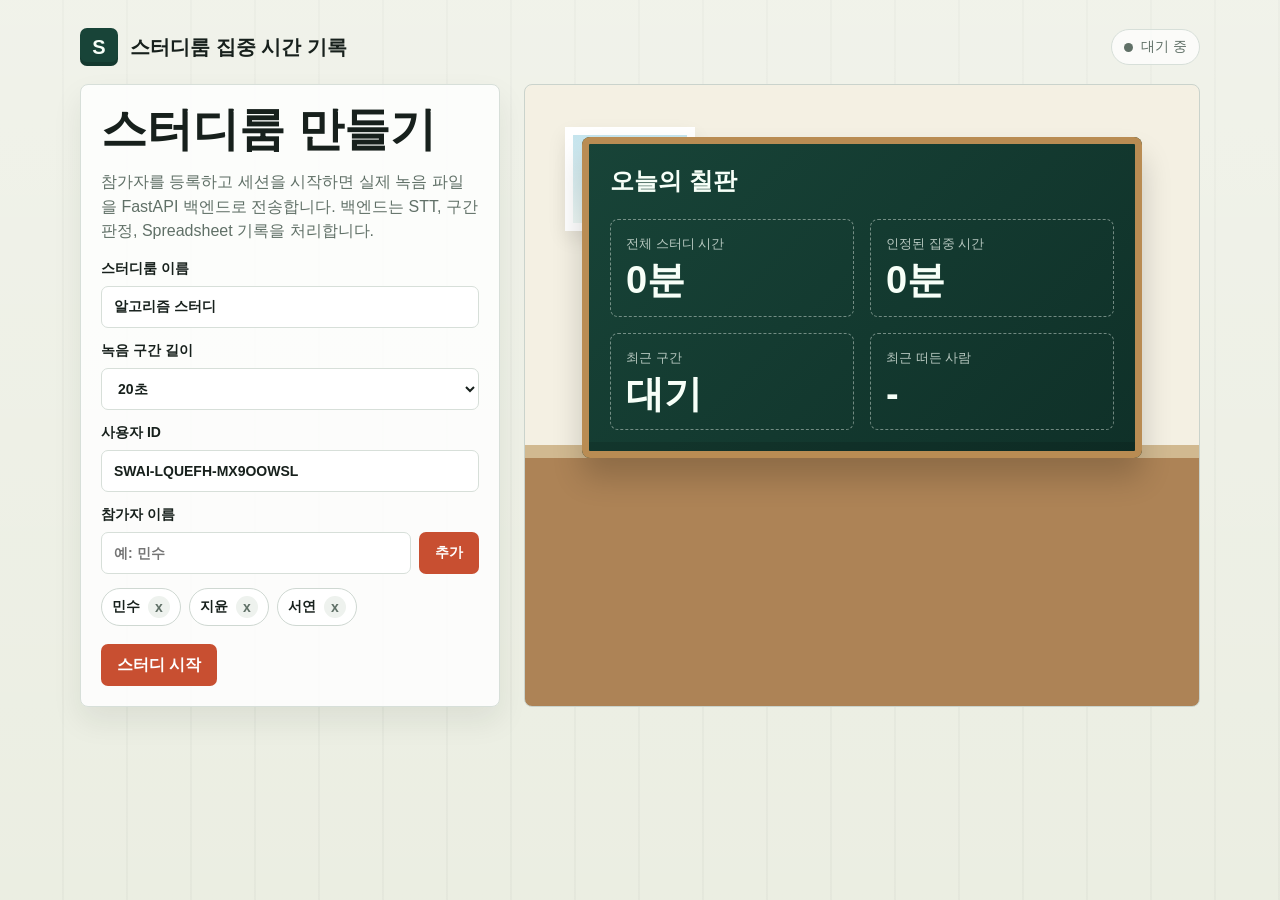
<file: index.html>
<!DOCTYPE html>
<html lang="ko">
<head>
  <meta charset="UTF-8">
  <meta name="viewport" content="width=device-width, initial-scale=1.0">
  <title>스터디룸 집중 시간 기록</title>
  <link rel="stylesheet" href="css/style.css">
</head>
<body>
  <main class="app">
    <header class="topbar">
      <div class="brand"><span class="brand-mark">S</span> 스터디룸 집중 시간 기록</div>
      <div class="status-pill"><span id="liveDot" class="dot"></span><span id="systemStatus">대기 중</span></div>
    </header>

    <section id="setupPage" class="setup">
      <form id="roomForm" class="panel">
        <h1>스터디룸 만들기</h1>
        <p class="hint">참가자를 등록하고 세션을 시작하면 실제 녹음 파일을 FastAPI 백엔드로 전송합니다. 백엔드는 STT, 구간 판정, Spreadsheet 기록을 처리합니다.</p>

        <label class="field">
          <span>스터디룸 이름</span>
          <input id="roomName" autocomplete="off" value="알고리즘 스터디">
        </label>

        <label class="field">
          <span>녹음 구간 길이</span>
          <select id="segmentSeconds">
            <option value="10">10초</option>
            <option value="20" selected>20초</option>
            <option value="30">30초</option>
            <option value="60">60초</option>
          </select>
        </label>

        <label class="field">
          <span>사용자 ID</span>
          <input id="userId" autocomplete="off" readonly>
        </label>

        <div class="field">
          <span>참가자 이름</span>
          <div class="inline">
            <input id="participantName" autocomplete="off" placeholder="예: 민수">
            <button type="button" id="addParticipant">추가</button>
          </div>
        </div>

        <div id="participants" class="participants" aria-live="polite"></div>
        <button type="submit">스터디 시작</button>
      </form>

      <div class="classroom" aria-hidden="true">
        <div class="window"></div>
        <div class="board preview-board">
          <h2>오늘의 칠판</h2>
          <div class="board-grid">
            <div class="chalk-box"><span>전체 스터디 시간</span><strong>0분</strong></div>
            <div class="chalk-box"><span>인정된 집중 시간</span><strong>0분</strong></div>
            <div class="chalk-box"><span>최근 구간</span><strong>대기</strong></div>
            <div class="chalk-box"><span>최근 떠든 사람</span><strong>-</strong></div>
          </div>
        </div>
      </div>
    </section>

    <section id="studyPage" class="study-layout hidden">
      <div class="classroom study-room">
        <div class="board">
          <h2 id="activeRoomName">스터디룸</h2>
          <div class="board-grid">
            <div class="chalk-box"><span>전체 스터디 시간</span><strong id="totalTime">0초</strong></div>
            <div class="chalk-box"><span>인정된 집중 시간</span><strong id="studyTime">0초</strong></div>
            <div class="chalk-box"><span>최근 구간 판정</span><strong id="lastDecision">녹음 중</strong></div>
            <div class="chalk-box"><span>최근 떠든 사람</span><strong id="lastSpeaker">-</strong></div>
          </div>
        </div>
        <div class="decision-strip" aria-live="polite">
          <div class="decision-strip-head">
            <span>최근 판정</span>
            <span>최근 8개</span>
          </div>
          <div id="decisionFeed" class="decision-feed"></div>
        </div>
      </div>

      <aside class="side">
        <section class="panel">
          <h2>녹음 상태</h2>
          <p id="recordingText" class="hint">마이크 권한을 기다리고 있습니다.</p>
          <div class="meter-wrap"><div id="meter" class="meter"></div></div>
          <div class="actions">
            <button type="button" id="pauseRecording" class="secondary">일시정지</button>
            <button type="button" id="finishSession" class="danger">스터디 종료</button>
          </div>
        </section>

        <section class="panel">
          <h2>현재 말한 사람</h2>
          <p class="hint">MVP에서는 잡담 구간의 발화자를 수동 선택값으로 함께 보냅니다.</p>
          <div id="speakerButtons" class="speaker-grid"></div>
        </section>

      </aside>
    </section>

    <section id="resultPage" class="hidden">
      <div class="board result-board">
        <h2>스터디 결과</h2>
        <div class="result-summary">
          <div class="chalk-box"><span>총 스터디 시간</span><strong id="resultTotal">0초</strong></div>
          <div class="chalk-box"><span>인정된 집중 시간</span><strong id="resultStudy">0초</strong></div>
          <div class="chalk-box"><span>제외된 시간</span><strong id="resultChat">0초</strong></div>
          <div class="chalk-box"><span>전체 구간 수</span><strong id="resultSegments">0개</strong></div>
          <div class="chalk-box"><span>공부 구간 수</span><strong id="resultStudySegments">0개</strong></div>
          <div class="chalk-box"><span>가장 많이 떠든 사람</span><strong id="resultSpeaker">-</strong></div>
        </div>
        <div class="actions">
          <button type="button" id="restart" class="secondary">새 스터디 시작</button>
          <button type="button" id="downloadCsv">CSV 다운로드</button>
        </div>
      </div>
    </section>
  </main>

  <div id="segmentModal" class="modal hidden" role="dialog" aria-modal="true" aria-labelledby="modalTitle">
    <div class="modal-backdrop" data-close-modal></div>
    <section class="modal-panel">
      <div class="modal-head">
        <div>
          <span id="modalBadge" class="badge">공부</span>
          <h2 id="modalTitle">구간 상세</h2>
        </div>
        <button type="button" id="closeModal" class="secondary modal-close" aria-label="닫기">x</button>
      </div>
      <div id="modalBody" class="modal-body"></div>
    </section>
  </div>

  <script src="js/app.js"></script>
</body>
</html>
</file>
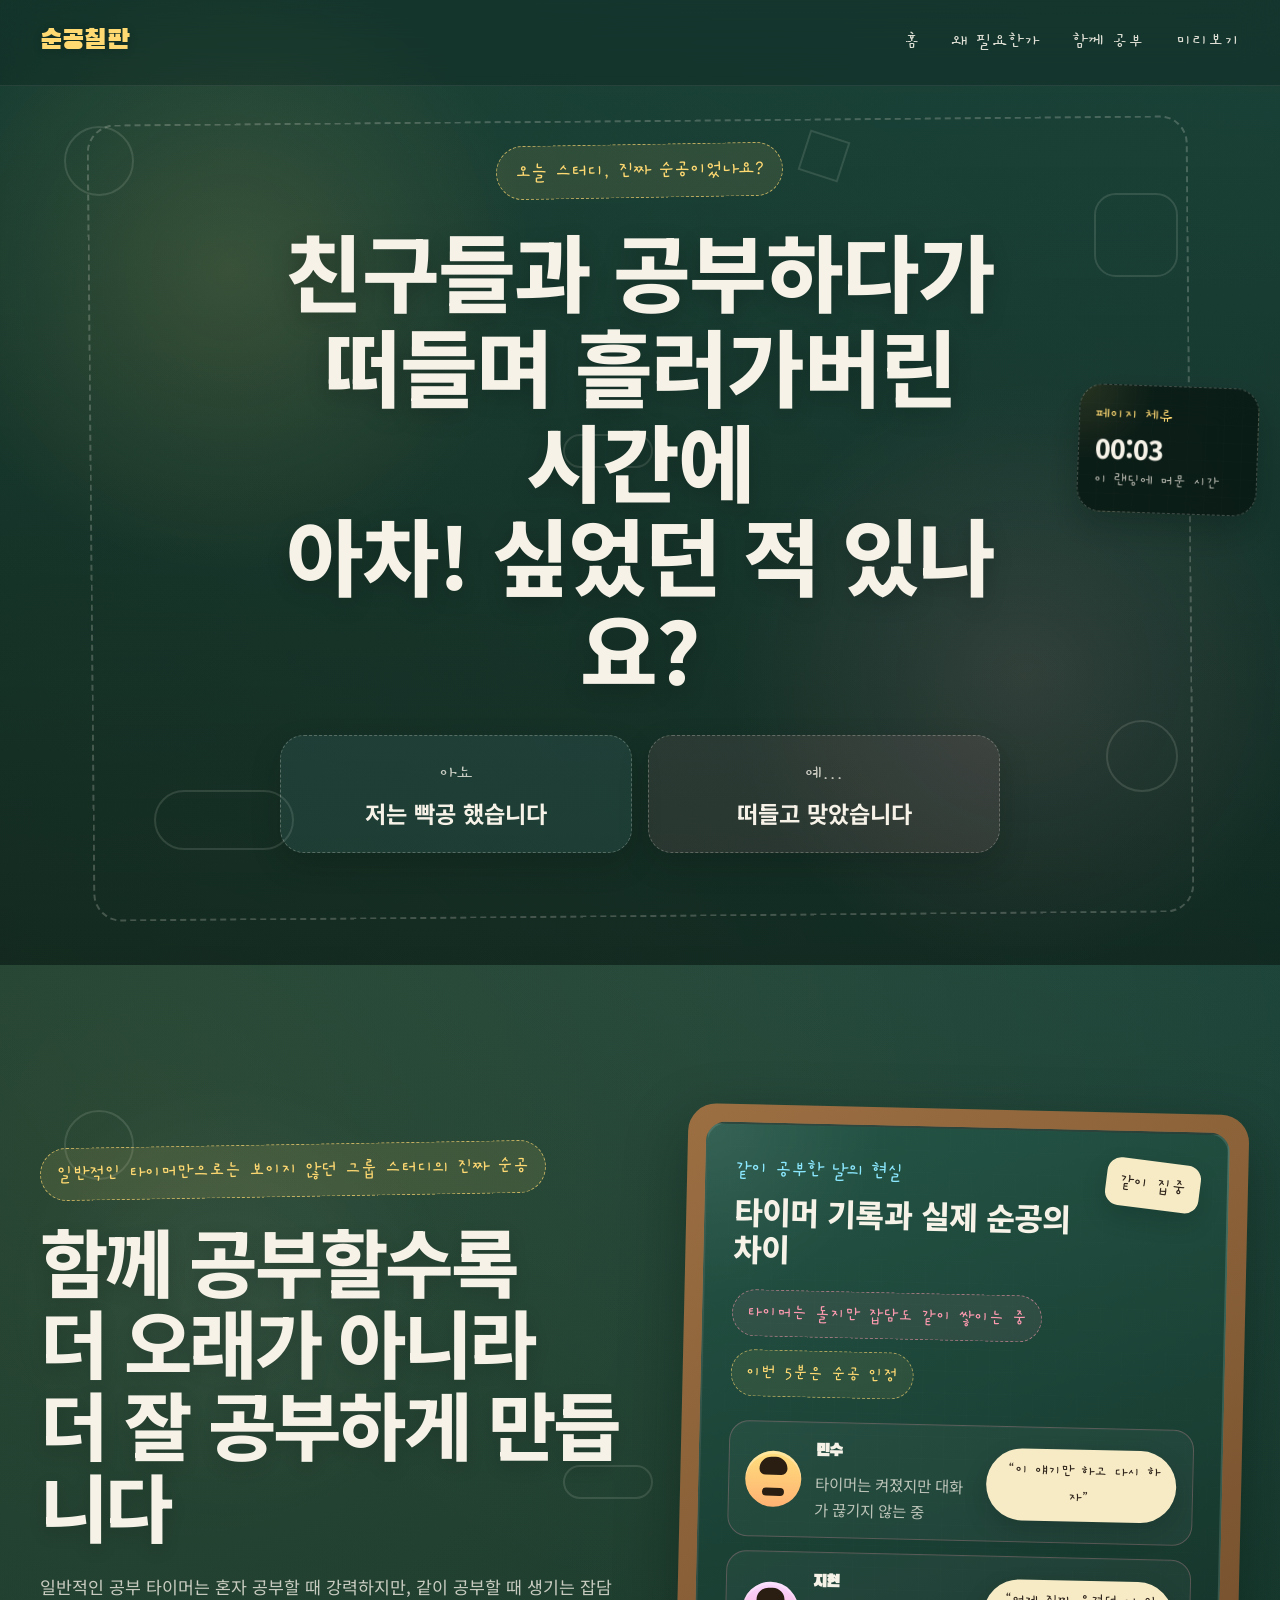
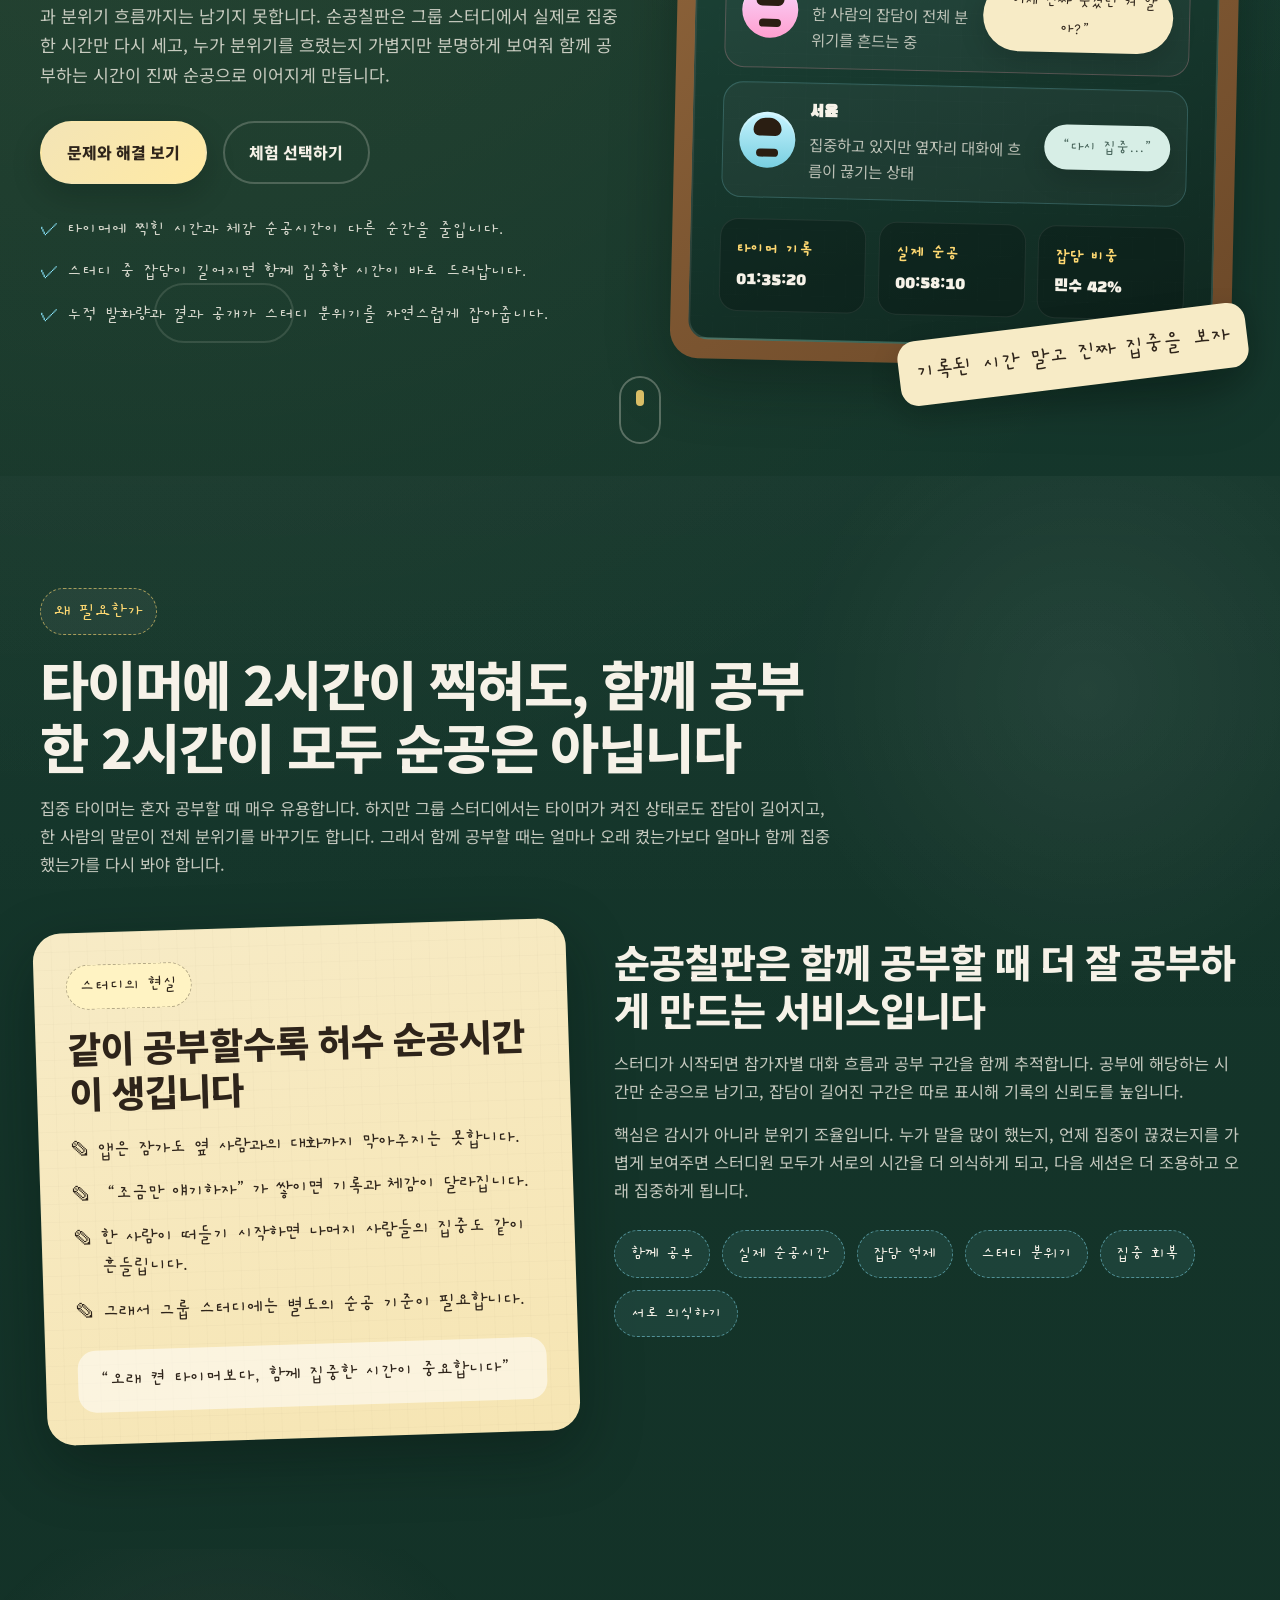
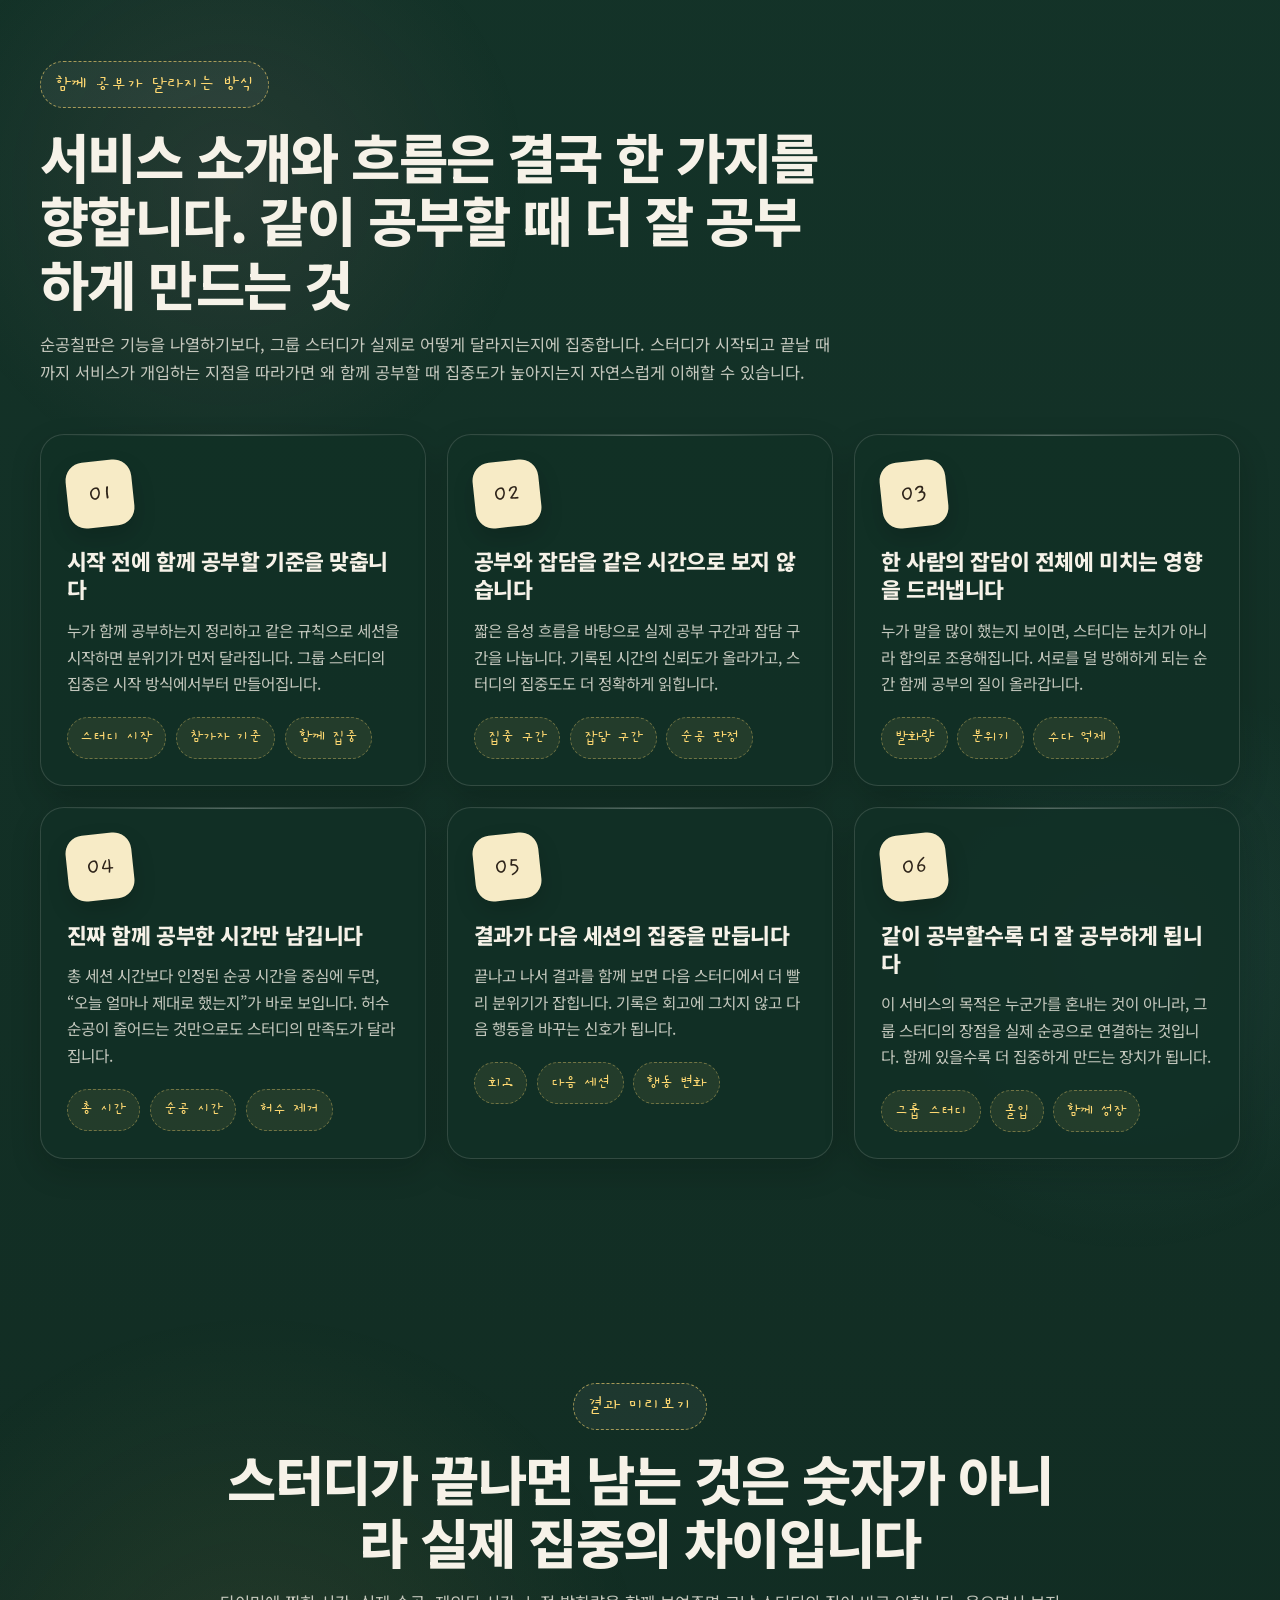
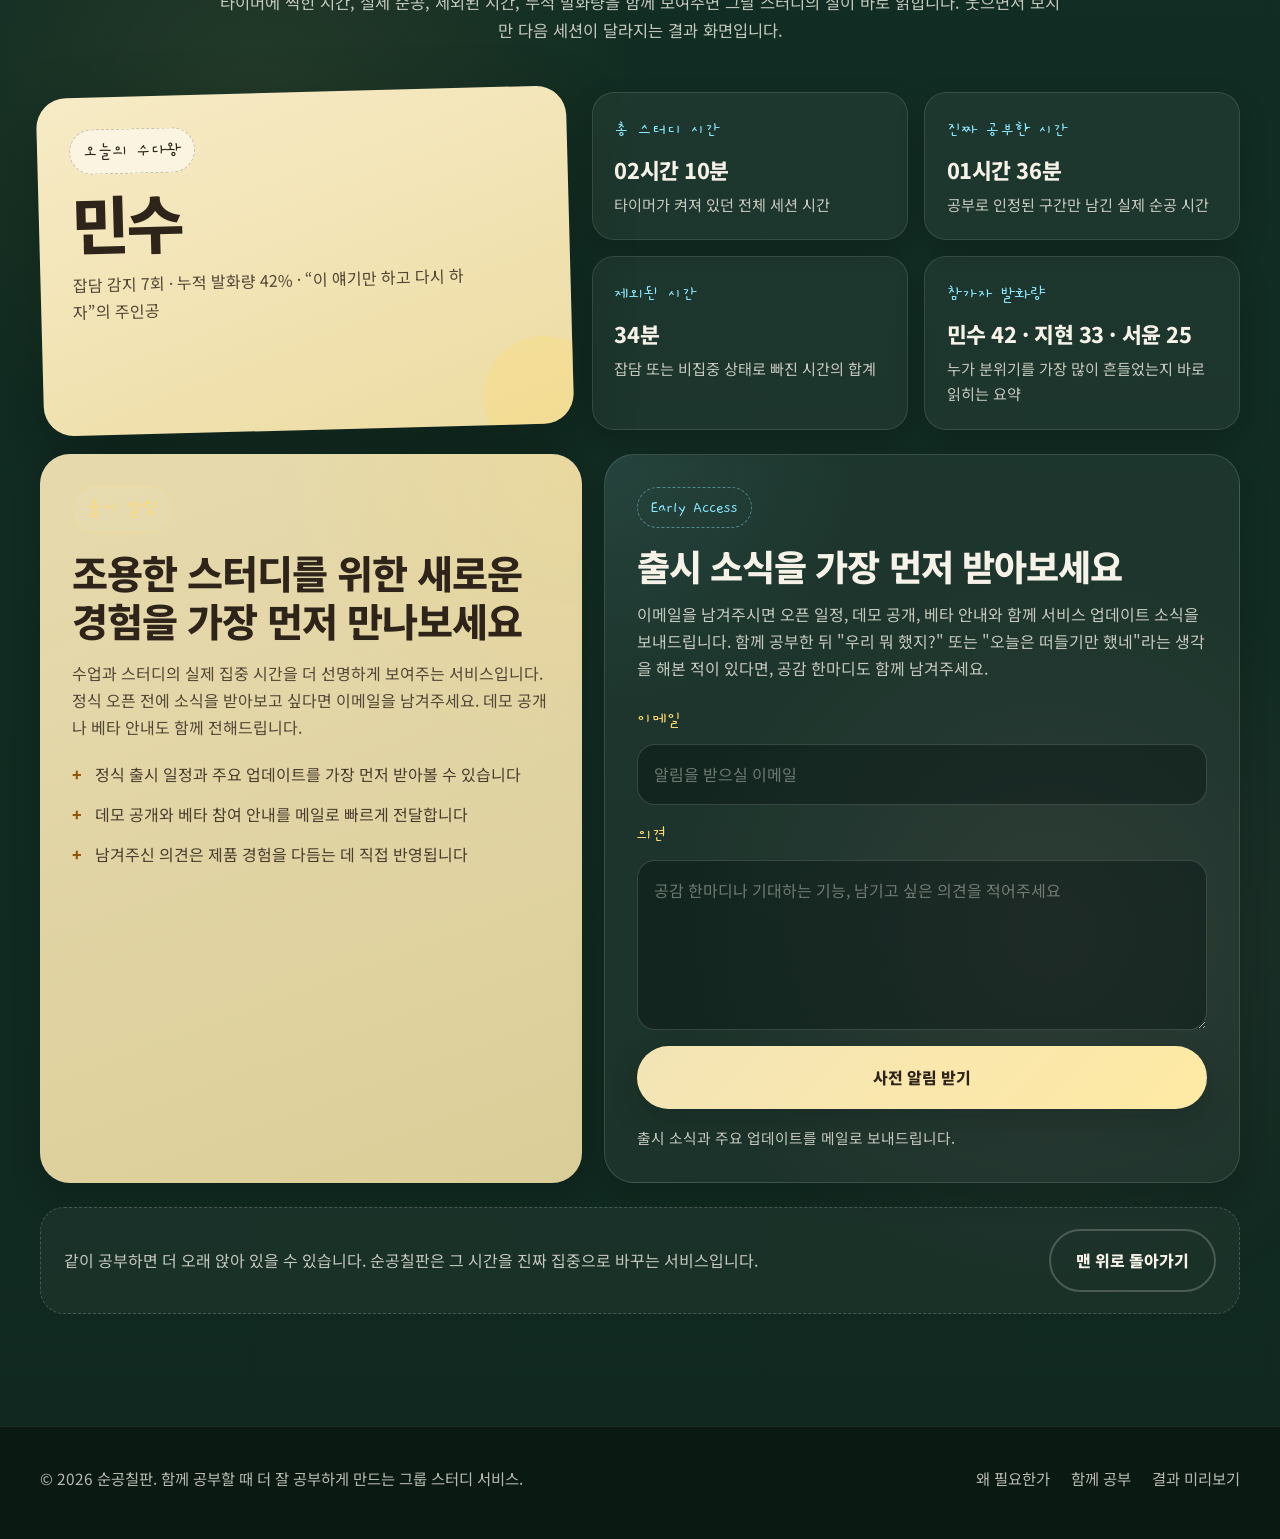
<file: page_template/index.html>
<!DOCTYPE html>
<html lang="ko">
<head>
    <meta charset="UTF-8">
    <meta name="viewport" content="width=device-width, initial-scale=1.0">
    <title>순공칠판 | 함께 공부할 때 더 잘 공부하게 만드는 그룹 스터디 서비스</title>
    <link href="templatemo-personal-style.css" rel="stylesheet">
</head>
<body data-demo-url="../practice.html">
    <nav id="navbar">
        <div class="nav-container">
            <a href="#home" class="logo">순공칠판</a>
            <ul class="nav-links">
                <li><a href="#home">홈</a></li>
                <li><a href="#about">왜 필요한가</a></li>
                <li><a href="#portfolio">함께 공부</a></li>
                <li><a href="#contact">미리보기</a></li>
            </ul>
            <button class="mobile-menu-toggle" id="mobileMenuToggle" type="button" aria-label="메뉴 열기" aria-expanded="false">
                <span class="hamburger"></span>
                <span class="hamburger"></span>
                <span class="hamburger"></span>
            </button>
        </div>
    </nav>

    <div class="mobile-menu" id="mobileMenu">
        <ul class="mobile-nav-links">
            <li><a href="#home">홈</a></li>
            <li><a href="#about">왜 필요한가</a></li>
            <li><a href="#portfolio">함께 공부</a></li>
            <li><a href="#contact">미리보기</a></li>
        </ul>
    </div>

    <aside class="page-timer-badge" aria-live="polite" aria-label="페이지 체류 시간">
        <span class="page-timer-kicker">페이지 체류</span>
        <strong id="pageTimerValue" class="page-timer-value">00:00</strong>
        <span class="page-timer-caption">이 랜딩에 머문 시간</span>
    </aside>

    <main>
        <section id="confession" class="study-confession" aria-labelledby="studyConfessionTitle">
            <div class="floating-shapes" aria-hidden="true">
                <div class="shape shape-1"></div>
                <div class="shape shape-2"></div>
                <div class="shape shape-3"></div>
                <div class="shape shape-4"></div>
                <div class="shape shape-5"></div>
                <div class="shape shape-6"></div>
            </div>
            <div class="container confession-inner">
                <p class="confession-kicker">오늘 스터디, 진짜 순공이었나요?</p>
                <h1 id="studyConfessionTitle">
                    친구들과 공부하다가<br>
                    떠들며 흘러가버린 시간에<br>
                    아차! 싶었던 적 있나요?
                </h1>
                <div class="confession-actions" aria-label="스터디 경험 선택">
                    <a href="../practice.html" class="confession-choice focus" data-confession-choice="no">
                        <span>아뇨</span>
                        <strong>저는 빡공 했습니다</strong>
                    </a>
                    <a href="../practice.html" class="confession-choice talk" data-confession-choice="yes">
                        <span>예...</span>
                        <strong>떠들고 맞았습니다</strong>
                    </a>
                </div>
            </div>
        </section>

        <section id="home" class="hero">
            <div class="floating-shapes" aria-hidden="true">
                <div class="shape shape-1"></div>
                <div class="shape shape-2"></div>
                <div class="shape shape-3"></div>
                <div class="shape shape-4"></div>
                <div class="shape shape-5"></div>
                <div class="shape shape-6"></div>
            </div>
            <div class="container hero-grid">
                <div class="hero-content slide-in-left">
                    <div class="hero-subtitle">일반적인 타이머만으로는 보이지 않던 그룹 스터디의 진짜 순공</div>
                    <h1>함께 공부할수록<br>더 오래가 아니라<br>더 잘 공부하게 만듭니다</h1>
                    <p class="subtitle">
                        일반적인 공부 타이머는 혼자 공부할 때 강력하지만, 같이 공부할 때 생기는 잡담과 분위기 흐름까지는 남기지 못합니다.
                        순공칠판은 그룹 스터디에서 실제로 집중한 시간만 다시 세고, 누가 분위기를 흐렸는지 가볍지만 분명하게 보여줘
                        함께 공부하는 시간이 진짜 순공으로 이어지게 만듭니다.
                    </p>
                    <div class="hero-actions">
                        <a href="#about" class="cta-button">문제와 해결 보기</a>
                        <a href="#confession" class="cta-button secondary">체험 선택하기</a>
                    </div>
                    <ul class="hero-points">
                        <li>타이머에 찍힌 시간과 체감 순공시간이 다른 순간을 줄입니다.</li>
                        <li>스터디 중 잡담이 길어지면 함께 집중한 시간이 바로 드러납니다.</li>
                        <li>누적 발화량과 결과 공개가 스터디 분위기를 자연스럽게 잡아줍니다.</li>
                    </ul>
                </div>

                <div class="hero-stage slide-in-right">
                    <div class="chalkboard-frame">
                        <div class="board-surface">
                            <div class="board-header">
                                <div>
                                    <p class="board-caption">같이 공부한 날의 현실</p>
                                    <h2 class="board-title">타이머 기록과 실제 순공의 차이</h2>
                                </div>
                                <div class="chalk-sticker">같이 집중</div>
                            </div>

                            <div class="status-stack">
                                <span class="status-pill loud">타이머는 돌지만 잡담도 같이 쌓이는 중</span>
                                <span class="status-pill focus">이번 5분은 순공 인정</span>
                            </div>

                            <div class="student-stage">
                                <article class="student-row talkative">
                                    <div class="avatar avatar-loud"></div>
                                    <div class="student-meta">
                                        <strong>민수</strong>
                                        <span>타이머는 켜졌지만 대화가 끊기지 않는 중</span>
                                    </div>
                                    <div class="speech-bubble">“이 얘기만 하고 다시 하자”</div>
                                </article>

                                <article class="student-row talkative alt">
                                    <div class="avatar avatar-alt"></div>
                                    <div class="student-meta">
                                        <strong>지현</strong>
                                        <span>한 사람의 잡담이 전체 분위기를 흔드는 중</span>
                                    </div>
                                    <div class="speech-bubble">“어제 진짜 웃겼던 거 알아?”</div>
                                </article>

                                <article class="student-row focused">
                                    <div class="avatar avatar-calm"></div>
                                    <div class="student-meta">
                                        <strong>서윤</strong>
                                        <span>집중하고 있지만 옆자리 대화에 흐름이 끊기는 상태</span>
                                    </div>
                                    <div class="speech-bubble quiet">“다시 집중...”</div>
                                </article>
                            </div>

                            <div class="board-stats">
                                <div class="board-stat">
                                    <strong>타이머 기록</strong>
                                    <span>01:35:20</span>
                                </div>
                                <div class="board-stat">
                                    <strong>실제 순공</strong>
                                    <span>00:58:10</span>
                                </div>
                                <div class="board-stat">
                                    <strong>잡담 비중</strong>
                                    <span>민수 42%</span>
                                </div>
                            </div>
                        </div>
                    </div>
                    <div class="teacher-note">기록된 시간 말고 진짜 집중을 보자</div>
                </div>
            </div>
            <a href="#about" class="scroll-indicator" aria-label="다음 섹션으로 이동"></a>
        </section>

        <section id="about" class="about">
            <div class="container">
                <div class="section-heading fade-in">
                    <span class="section-kicker">왜 필요한가</span>
                    <h2 class="section-title">타이머에 2시간이 찍혀도, 함께 공부한 2시간이 모두 순공은 아닙니다</h2>
                    <p>
                        집중 타이머는 혼자 공부할 때 매우 유용합니다. 하지만 그룹 스터디에서는 타이머가 켜진 상태로도 잡담이 길어지고,
                        한 사람의 말문이 전체 분위기를 바꾸기도 합니다. 그래서 함께 공부할 때는 얼마나 오래 켰는가보다 얼마나 함께 집중했는가를 다시 봐야 합니다.
                    </p>
                </div>

                <div class="about-content">
                    <div class="about-image slide-in-left">
                        <div class="chalk-poster">
                            <span class="poster-badge">스터디의 현실</span>
                            <h3>같이 공부할수록 허수 순공시간이 생깁니다</h3>
                            <ul class="poster-list">
                                <li>앱은 잠가도 옆 사람과의 대화까지 막아주지는 못합니다.</li>
                                <li>“조금만 얘기하자”가 쌓이면 기록과 체감이 달라집니다.</li>
                                <li>한 사람이 떠들기 시작하면 나머지 사람들의 집중도 같이 흔들립니다.</li>
                                <li>그래서 그룹 스터디에는 별도의 순공 기준이 필요합니다.</li>
                            </ul>
                            <p class="poster-note">“오래 켠 타이머보다, 함께 집중한 시간이 중요합니다”</p>
                        </div>
                    </div>

                    <div class="about-text slide-in-right">
                        <h3>순공칠판은 함께 공부할 때 더 잘 공부하게 만드는 서비스입니다</h3>
                        <p>
                            스터디가 시작되면 참가자별 대화 흐름과 공부 구간을 함께 추적합니다.
                            공부에 해당하는 시간만 순공으로 남기고, 잡담이 길어진 구간은 따로 표시해 기록의 신뢰도를 높입니다.
                        </p>
                        <p>
                            핵심은 감시가 아니라 분위기 조율입니다. 누가 말을 많이 했는지, 언제 집중이 끊겼는지를 가볍게 보여주면
                            스터디원 모두가 서로의 시간을 더 의식하게 되고, 다음 세션은 더 조용하고 오래 집중하게 됩니다.
                        </p>
                        <div class="skills">
                            <span class="skill-tag">함께 공부</span>
                            <span class="skill-tag">실제 순공시간</span>
                            <span class="skill-tag">잡담 억제</span>
                            <span class="skill-tag">스터디 분위기</span>
                            <span class="skill-tag">집중 회복</span>
                            <span class="skill-tag">서로 의식하기</span>
                        </div>
                    </div>
                </div>
            </div>
        </section>

        <section id="portfolio" class="portfolio">
            <div class="container">
                <div class="section-heading fade-in">
                    <span class="section-kicker">함께 공부가 달라지는 방식</span>
                    <h2 class="section-title">서비스 소개와 흐름은 결국 한 가지를 향합니다. 같이 공부할 때 더 잘 공부하게 만드는 것</h2>
                    <p>
                        순공칠판은 기능을 나열하기보다, 그룹 스터디가 실제로 어떻게 달라지는지에 집중합니다.
                        스터디가 시작되고 끝날 때까지 서비스가 개입하는 지점을 따라가면 왜 함께 공부할 때 집중도가 높아지는지 자연스럽게 이해할 수 있습니다.
                    </p>
                </div>

                <div class="portfolio-grid">
                    <article class="portfolio-item">
                        <div class="portfolio-image">01</div>
                        <div class="portfolio-content">
                            <h4>시작 전에 함께 공부할 기준을 맞춥니다</h4>
                            <p>누가 함께 공부하는지 정리하고 같은 규칙으로 세션을 시작하면 분위기가 먼저 달라집니다. 그룹 스터디의 집중은 시작 방식에서부터 만들어집니다.</p>
                            <div class="portfolio-tech">
                                <span class="tech-tag">스터디 시작</span>
                                <span class="tech-tag">참가자 기준</span>
                                <span class="tech-tag">함께 집중</span>
                            </div>
                        </div>
                    </article>

                    <article class="portfolio-item">
                        <div class="portfolio-image">02</div>
                        <div class="portfolio-content">
                            <h4>공부와 잡담을 같은 시간으로 보지 않습니다</h4>
                            <p>짧은 음성 흐름을 바탕으로 실제 공부 구간과 잡담 구간을 나눕니다. 기록된 시간의 신뢰도가 올라가고, 스터디의 집중도도 더 정확하게 읽힙니다.</p>
                            <div class="portfolio-tech">
                                <span class="tech-tag">집중 구간</span>
                                <span class="tech-tag">잡담 구간</span>
                                <span class="tech-tag">순공 판정</span>
                            </div>
                        </div>
                    </article>

                    <article class="portfolio-item">
                        <div class="portfolio-image">03</div>
                        <div class="portfolio-content">
                            <h4>한 사람의 잡담이 전체에 미치는 영향을 드러냅니다</h4>
                            <p>누가 말을 많이 했는지 보이면, 스터디는 눈치가 아니라 합의로 조용해집니다. 서로를 덜 방해하게 되는 순간 함께 공부의 질이 올라갑니다.</p>
                            <div class="portfolio-tech">
                                <span class="tech-tag">발화량</span>
                                <span class="tech-tag">분위기</span>
                                <span class="tech-tag">수다 억제</span>
                            </div>
                        </div>
                    </article>

                    <article class="portfolio-item">
                        <div class="portfolio-image">04</div>
                        <div class="portfolio-content">
                            <h4>진짜 함께 공부한 시간만 남깁니다</h4>
                            <p>총 세션 시간보다 인정된 순공 시간을 중심에 두면, “오늘 얼마나 제대로 했는지”가 바로 보입니다. 허수 순공이 줄어드는 것만으로도 스터디의 만족도가 달라집니다.</p>
                            <div class="portfolio-tech">
                                <span class="tech-tag">총 시간</span>
                                <span class="tech-tag">순공 시간</span>
                                <span class="tech-tag">허수 제거</span>
                            </div>
                        </div>
                    </article>

                    <article class="portfolio-item">
                        <div class="portfolio-image">05</div>
                        <div class="portfolio-content">
                            <h4>결과가 다음 세션의 집중을 만듭니다</h4>
                            <p>끝나고 나서 결과를 함께 보면 다음 스터디에서 더 빨리 분위기가 잡힙니다. 기록은 회고에 그치지 않고 다음 행동을 바꾸는 신호가 됩니다.</p>
                            <div class="portfolio-tech">
                                <span class="tech-tag">회고</span>
                                <span class="tech-tag">다음 세션</span>
                                <span class="tech-tag">행동 변화</span>
                            </div>
                        </div>
                    </article>

                    <article class="portfolio-item">
                        <div class="portfolio-image">06</div>
                        <div class="portfolio-content">
                            <h4>같이 공부할수록 더 잘 공부하게 됩니다</h4>
                            <p>이 서비스의 목적은 누군가를 혼내는 것이 아니라, 그룹 스터디의 장점을 실제 순공으로 연결하는 것입니다. 함께 있을수록 더 집중하게 만드는 장치가 됩니다.</p>
                            <div class="portfolio-tech">
                                <span class="tech-tag">그룹 스터디</span>
                                <span class="tech-tag">몰입</span>
                                <span class="tech-tag">함께 성장</span>
                            </div>
                        </div>
                    </article>
                </div>
            </div>
        </section>

        <section id="contact" class="contact">
            <div class="container">
                <div class="contact-content">
                    <div class="section-heading section-heading-centered fade-in">
                        <span class="section-kicker">결과 미리보기</span>
                        <h2 class="section-title">스터디가 끝나면 남는 것은 숫자가 아니라 실제 집중의 차이입니다</h2>
                        <p>
                            타이머에 찍힌 시간, 실제 순공, 제외된 시간, 누적 발화량을 함께 보여주면 그날 스터디의 질이 바로 읽힙니다.
                            웃으면서 보지만 다음 세션이 달라지는 결과 화면입니다.
                        </p>
                    </div>

                    <div class="result-board fade-in">
                        <div class="result-card winner">
                            <span class="result-label">오늘의 수다왕</span>
                            <strong>민수</strong>
                            <p>잡담 감지 7회 · 누적 발화량 42% · “이 얘기만 하고 다시 하자”의 주인공</p>
                        </div>

                        <div class="result-grid">
                            <article class="mini-result">
                                <span class="mini-result-label">총 스터디 시간</span>
                                <strong>02시간 10분</strong>
                                <p>타이머가 켜져 있던 전체 세션 시간</p>
                            </article>

                            <article class="mini-result">
                                <span class="mini-result-label">진짜 공부한 시간</span>
                                <strong>01시간 36분</strong>
                                <p>공부로 인정된 구간만 남긴 실제 순공 시간</p>
                            </article>

                            <article class="mini-result">
                                <span class="mini-result-label">제외된 시간</span>
                                <strong>34분</strong>
                                <p>잡담 또는 비집중 상태로 빠진 시간의 합계</p>
                            </article>

                            <article class="mini-result">
                                <span class="mini-result-label">참가자 발화량</span>
                                <strong>민수 42 · 지현 33 · 서윤 25</strong>
                                <p>누가 분위기를 가장 많이 흔들었는지 바로 읽히는 요약</p>
                            </article>
                        </div>
                    </div>

                    <div id="launch-alert" class="notify-board fade-in">
                        <div class="notify-card">
                            <span class="section-kicker">출시 알림</span>
                            <h3>조용한 스터디를 위한 새로운 경험을 가장 먼저 만나보세요</h3>
                            <p>
                                수업과 스터디의 실제 집중 시간을 더 선명하게 보여주는 서비스입니다.
                                정식 오픈 전에 소식을 받아보고 싶다면 이메일을 남겨주세요. 데모 공개나 베타 안내도 함께 전해드립니다.
                            </p>
                            <ul class="notify-points">
                                <li>정식 출시 일정과 주요 업데이트를 가장 먼저 받아볼 수 있습니다</li>
                                <li>데모 공개와 베타 참여 안내를 메일로 빠르게 전달합니다</li>
                                <li>남겨주신 의견은 제품 경험을 다듬는 데 직접 반영됩니다</li>
                            </ul>
                        </div>

                        <div class="notify-shell">
                            <div class="notify-copy">
                                <span class="notify-eyebrow">Early Access</span>
                                <h3>출시 소식을 가장 먼저 받아보세요</h3>
                                <p>이메일을 남겨주시면 오픈 일정, 데모 공개, 베타 안내와 함께 서비스 업데이트 소식을 보내드립니다. 함께 공부한 뒤 "우리 뭐 했지?" 또는 "오늘은 떠들기만 했네"라는 생각을 해본 적이 있다면, 공감 한마디도 함께 남겨주세요.</p>
                            </div>

                            <form id="launchNotifyForm" class="notify-form" novalidate>
                                <label class="notify-field" for="launchEmail">
                                    <span>이메일</span>
                                    <input id="launchEmail" name="email" type="email" placeholder="알림을 받으실 이메일" autocomplete="email" required>
                                </label>

                                <label class="notify-field" for="launchAdvice">
                                    <span>의견</span>
                                    <textarea id="launchAdvice" name="advice" rows="5" placeholder="공감 한마디나 기대하는 기능, 남기고 싶은 의견을 적어주세요"></textarea>
                                </label>

                                <input id="launchHoney" class="notify-honeypot" name="company" type="text" tabindex="-1" autocomplete="off" aria-hidden="true">

                                <button type="submit" class="cta-button">사전 알림 받기</button>
                                <p class="notify-caption">출시 소식과 주요 업데이트를 메일로 보내드립니다.</p>
                                <p id="launchFormStatus" class="notify-status" role="status" aria-live="polite"></p>
                            </form>
                        </div>
                    </div>

                    <div class="cta-ribbon fade-in">
                        <p>같이 공부하면 더 오래 앉아 있을 수 있습니다. 순공칠판은 그 시간을 진짜 집중으로 바꾸는 서비스입니다.</p>
                        <a href="#home" class="cta-button secondary">맨 위로 돌아가기</a>
                    </div>
                </div>
            </div>
        </section>
    </main>

    <footer class="footer">
        <div class="container">
            <div class="footer-content">
                <div class="footer-left">
                    <p>&copy; 2026 순공칠판. 함께 공부할 때 더 잘 공부하게 만드는 그룹 스터디 서비스.</p>
                </div>
                <div class="footer-right">
                    <a href="#about">왜 필요한가</a>
                    <a href="#portfolio">함께 공부</a>
                    <a href="#contact">결과 미리보기</a>
                </div>
            </div>
        </div>
    </footer>

    <script src="launch-tracking-config.js"></script>
    <script src="templatemo-personal-javascripts.js"></script>
</body>
</html>
</file>
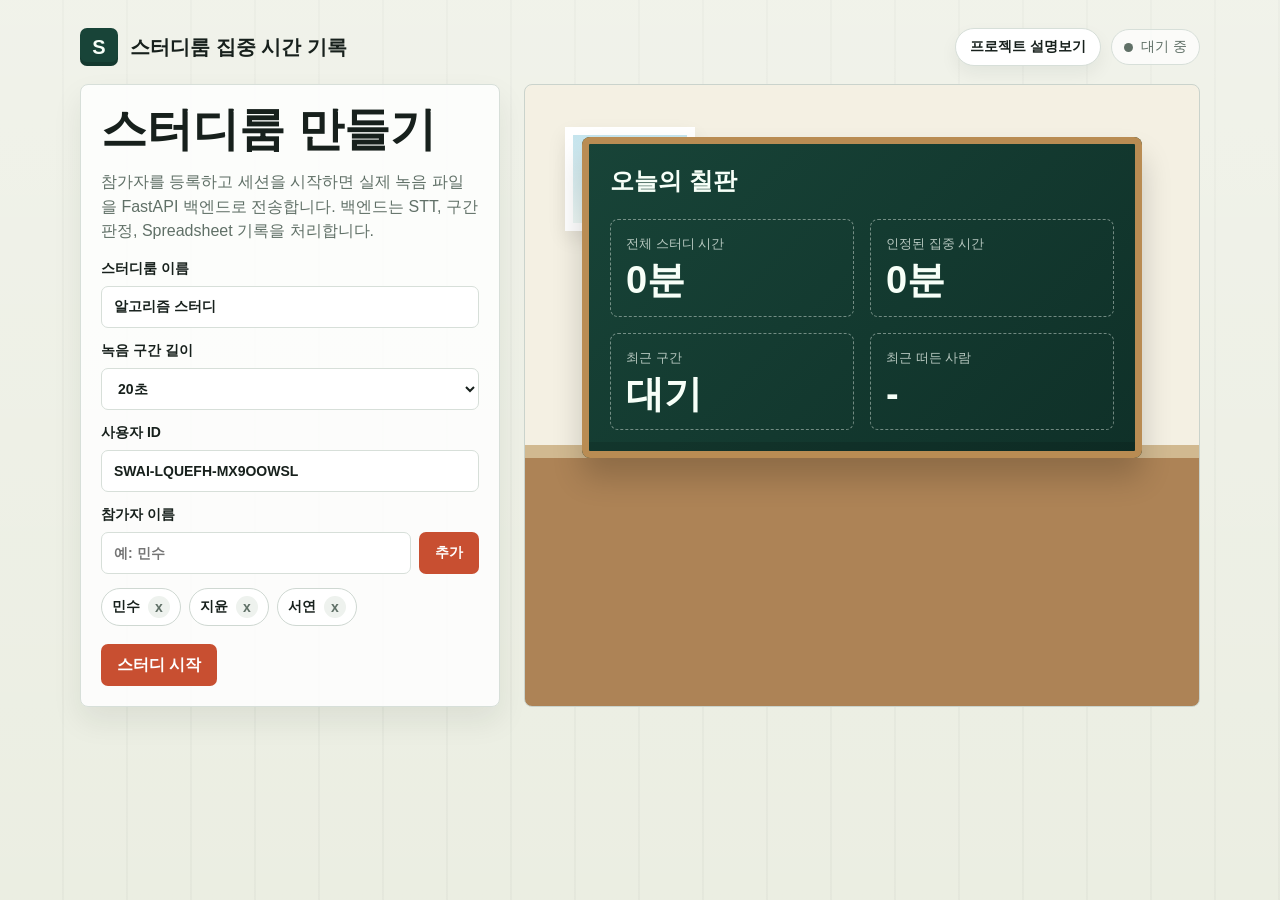
<file: practice.html>
<!DOCTYPE html>
<html lang="ko">
<head>
  <meta charset="UTF-8">
  <meta name="viewport" content="width=device-width, initial-scale=1.0">
  <title>스터디룸 집중 시간 기록</title>
  <link rel="stylesheet" href="css/style.css">
</head>
<body>
  <main class="app">
    <header class="topbar">
      <div class="brand"><span class="brand-mark">S</span> 스터디룸 집중 시간 기록</div>
      <div class="topbar-actions">
        <a href="index.html" class="description-link">프로젝트 설명보기</a>
        <div class="status-pill"><span id="liveDot" class="dot"></span><span id="systemStatus">대기 중</span></div>
      </div>
    </header>

    <section id="setupPage" class="setup">
      <form id="roomForm" class="panel">
        <h1>스터디룸 만들기</h1>
        <p class="hint">참가자를 등록하고 세션을 시작하면 실제 녹음 파일을 FastAPI 백엔드로 전송합니다. 백엔드는 STT, 구간 판정, Spreadsheet 기록을 처리합니다.</p>

        <label class="field">
          <span>스터디룸 이름</span>
          <input id="roomName" autocomplete="off" value="알고리즘 스터디">
        </label>

        <label class="field">
          <span>녹음 구간 길이</span>
          <select id="segmentSeconds">
            <option value="10">10초</option>
            <option value="20" selected>20초</option>
            <option value="30">30초</option>
            <option value="60">60초</option>
          </select>
        </label>

        <label class="field">
          <span>사용자 ID</span>
          <input id="userId" autocomplete="off" readonly>
        </label>

        <div class="field">
          <span>참가자 이름</span>
          <div class="inline">
            <input id="participantName" autocomplete="off" placeholder="예: 민수">
            <button type="button" id="addParticipant">추가</button>
          </div>
        </div>

        <div id="participants" class="participants" aria-live="polite"></div>
        <button type="submit">스터디 시작</button>
      </form>

      <div class="classroom" aria-hidden="true">
        <div class="window"></div>
        <div class="board preview-board">
          <h2>오늘의 칠판</h2>
          <div class="board-grid">
            <div class="chalk-box"><span>전체 스터디 시간</span><strong>0분</strong></div>
            <div class="chalk-box"><span>인정된 집중 시간</span><strong>0분</strong></div>
            <div class="chalk-box"><span>최근 구간</span><strong>대기</strong></div>
            <div class="chalk-box"><span>최근 떠든 사람</span><strong>-</strong></div>
          </div>
        </div>
      </div>
    </section>

    <section id="studyPage" class="study-layout hidden">
      <div class="classroom study-room">
        <div class="board">
          <h2 id="activeRoomName">스터디룸</h2>
          <div class="board-grid">
            <div class="chalk-box"><span>전체 스터디 시간</span><strong id="totalTime">0초</strong></div>
            <div class="chalk-box"><span>인정된 집중 시간</span><strong id="studyTime">0초</strong></div>
            <div class="chalk-box"><span>최근 구간 판정</span><strong id="lastDecision">녹음 중</strong></div>
            <div class="chalk-box"><span>최근 떠든 사람</span><strong id="lastSpeaker">-</strong></div>
          </div>
        </div>
        <div class="decision-strip" aria-live="polite">
          <div class="decision-strip-head">
            <span>최근 판정</span>
            <span>최근 8개</span>
          </div>
          <div id="decisionFeed" class="decision-feed"></div>
        </div>
      </div>

      <aside class="side">
        <section class="panel">
          <h2>녹음 상태</h2>
          <p id="recordingText" class="hint">마이크 권한을 기다리고 있습니다.</p>
          <div class="meter-wrap"><div id="meter" class="meter"></div></div>
          <div class="actions">
            <button type="button" id="pauseRecording" class="secondary">일시정지</button>
            <button type="button" id="finishSession" class="danger">스터디 종료</button>
          </div>
        </section>

        <section class="panel">
          <h2>현재 말한 사람</h2>
          <p class="hint">MVP에서는 잡담 구간의 발화자를 수동 선택값으로 함께 보냅니다.</p>
          <div id="speakerButtons" class="speaker-grid"></div>
        </section>

      </aside>
    </section>

    <section id="resultPage" class="hidden">
      <div class="board result-board">
        <h2>스터디 결과</h2>
        <div class="result-summary">
          <div class="chalk-box"><span>총 스터디 시간</span><strong id="resultTotal">0초</strong></div>
          <div class="chalk-box"><span>인정된 집중 시간</span><strong id="resultStudy">0초</strong></div>
          <div class="chalk-box"><span>제외된 시간</span><strong id="resultChat">0초</strong></div>
          <div class="chalk-box"><span>전체 구간 수</span><strong id="resultSegments">0개</strong></div>
          <div class="chalk-box"><span>공부 구간 수</span><strong id="resultStudySegments">0개</strong></div>
          <div class="chalk-box"><span>가장 많이 떠든 사람</span><strong id="resultSpeaker">-</strong></div>
        </div>
        <div class="actions">
          <button type="button" id="restart" class="secondary">새 스터디 시작</button>
          <button type="button" id="downloadCsv">CSV 다운로드</button>
        </div>
      </div>
    </section>
  </main>

  <div id="segmentModal" class="modal hidden" role="dialog" aria-modal="true" aria-labelledby="modalTitle">
    <div class="modal-backdrop" data-close-modal></div>
    <section class="modal-panel">
      <div class="modal-head">
        <div>
          <span id="modalBadge" class="badge">공부</span>
          <h2 id="modalTitle">구간 상세</h2>
        </div>
        <button type="button" id="closeModal" class="secondary modal-close" aria-label="닫기">x</button>
      </div>
      <div id="modalBody" class="modal-body"></div>
    </section>
  </div>

  <script src="js/app.js"></script>
</body>
</html>
</file>
<file: css/style.css>
:root {
  --ink: #17201c;
  --muted: #607067;
  --line: #d7dfd9;
  --wall: #e9ecdf;
  --board: #184438;
  --board-deep: #0f3028;
  --chalk: #f7fff8;
  --accent: #c84f31;
  --blue: #2d6d83;
  --gold: #d9a441;
  --ok: #2f8a5b;
  --bad: #b74735;
  font-family: "Pretendard", "Apple SD Gothic Neo", "Malgun Gothic", Arial, sans-serif;
}

* { box-sizing: border-box; }

body {
  margin: 0;
  min-height: 100vh;
  color: var(--ink);
  background:
    linear-gradient(180deg, rgba(255,255,255,.35), rgba(255,255,255,.1)),
    repeating-linear-gradient(90deg, transparent 0 62px, rgba(23,32,28,.035) 62px 64px),
    var(--wall);
}

button, input, select { font: inherit; }

button {
  min-height: 42px;
  border: 0;
  border-radius: 7px;
  color: #fff;
  background: var(--accent);
  padding: 0 16px;
  font-weight: 800;
  cursor: pointer;
}

button.secondary {
  color: var(--ink);
  background: #fff;
  border: 1px solid var(--line);
}

button.danger { background: var(--bad); }

input, select {
  width: 100%;
  min-height: 42px;
  border: 1px solid var(--line);
  border-radius: 7px;
  background: #fff;
  color: var(--ink);
  padding: 0 12px;
}

.app {
  width: min(1120px, calc(100% - 32px));
  margin: 0 auto;
  padding: 28px 0 36px;
}

.topbar {
  display: flex;
  align-items: center;
  justify-content: space-between;
  gap: 16px;
  margin-bottom: 18px;
}

.brand {
  display: flex;
  align-items: center;
  gap: 12px;
  font-weight: 900;
  font-size: 20px;
}

.brand-mark {
  width: 38px;
  height: 38px;
  display: grid;
  place-items: center;
  border-radius: 7px;
  color: var(--chalk);
  background: var(--board);
  box-shadow: inset 0 -4px 0 rgba(0,0,0,.16);
}

.topbar-actions {
  display: flex;
  align-items: center;
  gap: 10px;
  flex-wrap: wrap;
  justify-content: flex-end;
}

.description-link {
  display: inline-flex;
  align-items: center;
  justify-content: center;
  min-height: 38px;
  border: 1px solid var(--line);
  border-radius: 999px;
  background: #fff;
  color: var(--ink);
  padding: 0 14px;
  font-size: 14px;
  font-weight: 900;
  text-decoration: none;
  box-shadow: 0 8px 18px rgba(23,32,28,.06);
}

.description-link:hover,
.description-link:focus-visible {
  border-color: var(--accent);
  color: var(--accent);
}

.status-pill {
  display: inline-flex;
  align-items: center;
  gap: 8px;
  border: 1px solid var(--line);
  border-radius: 999px;
  background: rgba(255,255,255,.72);
  padding: 8px 12px;
  color: var(--muted);
  font-size: 14px;
}

.dot {
  width: 9px;
  height: 9px;
  border-radius: 50%;
  background: var(--muted);
}

.dot.live {
  background: var(--bad);
  box-shadow: 0 0 0 5px rgba(183,71,53,.14);
}

.hidden { display: none !important; }

.setup {
  display: grid;
  grid-template-columns: minmax(0, 420px) 1fr;
  gap: 24px;
}

.panel {
  border: 1px solid var(--line);
  border-radius: 8px;
  background: rgba(255,255,255,.84);
  padding: 20px;
  box-shadow: 0 14px 30px rgba(23,32,28,.08);
}

.panel h1, .panel h2 {
  margin: 0 0 16px;
  letter-spacing: 0;
}

.panel h1 {
  font-size: clamp(30px, 4vw, 46px);
  line-height: 1.06;
}

.panel h2 { font-size: 22px; }
.hint { color: var(--muted); line-height: 1.55; margin: 0 0 16px; }

.field {
  display: grid;
  gap: 8px;
  margin-bottom: 14px;
  font-weight: 800;
  font-size: 14px;
}

.inline {
  display: grid;
  grid-template-columns: 1fr auto;
  gap: 8px;
}

.participants {
  display: flex;
  flex-wrap: wrap;
  gap: 8px;
  min-height: 38px;
  margin: 8px 0 18px;
}

.chip {
  display: inline-flex;
  align-items: center;
  gap: 8px;
  border: 1px solid #cfd8d2;
  border-radius: 999px;
  background: #fff;
  padding: 7px 10px;
  font-size: 14px;
  font-weight: 800;
}

.chip button {
  width: 22px;
  min-height: 22px;
  padding: 0;
  border-radius: 50%;
  color: var(--muted);
  background: #eef2ee;
}

.classroom {
  position: relative;
  min-height: 430px;
  overflow: hidden;
  border: 1px solid #cad3cc;
  border-radius: 8px;
  background: linear-gradient(180deg, #f4f0e3 0 58%, #d1b990 58% 60%, #ad8356 60% 100%);
}

.window {
  position: absolute;
  top: 42px;
  left: 40px;
  width: 130px;
  height: 104px;
  border: 8px solid #fff;
  background: linear-gradient(180deg, #c6e5ee, #edf8f5);
  box-shadow: 0 8px 18px rgba(0,0,0,.08);
}

.board {
  position: relative;
  min-height: 320px;
  border-radius: 8px;
  color: var(--chalk);
  background: linear-gradient(135deg, var(--board), var(--board-deep));
  box-shadow: inset 0 0 0 7px #b98c53, inset 0 -16px 0 rgba(0,0,0,.12), 0 20px 30px rgba(0,0,0,.18);
  padding: 28px;
}

.preview-board {
  width: min(560px, calc(100% - 44px));
  margin: 52px auto;
}

.board h2 { margin: 0; }

.board-grid, .result-summary {
  display: grid;
  grid-template-columns: repeat(2, minmax(0, 1fr));
  gap: 16px;
  margin-top: 22px;
}

.result-summary { grid-template-columns: repeat(3, minmax(0, 1fr)); }

.chalk-box {
  border: 1px dashed rgba(247,255,248,.42);
  border-radius: 8px;
  padding: 15px;
  min-height: 86px;
}

.chalk-box span {
  display: block;
  color: rgba(247,255,248,.72);
  font-size: 13px;
  margin-bottom: 8px;
}

.chalk-box strong {
  display: block;
  overflow-wrap: anywhere;
  font-size: clamp(26px, 3vw, 38px);
  line-height: 1.04;
}

.study-layout {
  display: grid;
  grid-template-columns: 1fr 300px;
  gap: 20px;
  align-items: start;
}

.study-room {
  min-height: 620px;
  padding: 42px;
}

.study-room .board {
  max-width: 760px;
  margin: 0 auto;
}

.decision-strip {
  width: min(760px, 100%);
  min-height: 150px;
  margin: 28px auto 0;
  color: #fff;
}

.decision-strip-head {
  display: flex;
  align-items: center;
  justify-content: space-between;
  gap: 12px;
  margin-bottom: 12px;
  color: rgba(255,255,255,.88);
  font-weight: 900;
}

.decision-strip-head span:last-child {
  color: rgba(255,255,255,.68);
  font-size: 13px;
}

.decision-feed {
  display: grid;
  grid-template-columns: repeat(4, minmax(0, 1fr));
  gap: 10px;
}

.decision-empty {
  grid-column: 1 / -1;
  margin: 0;
  border: 1px dashed rgba(255,255,255,.32);
  border-radius: 8px;
  padding: 18px;
  color: rgba(255,255,255,.74);
  font-weight: 800;
  text-align: center;
}

.decision-card {
  display: grid;
  gap: 8px;
  align-content: center;
  min-height: 72px;
  border-radius: 8px;
  padding: 12px;
  border: 1px solid rgba(255,255,255,.18);
  box-shadow: 0 10px 18px rgba(23,32,28,.16);
  text-align: left;
  cursor: pointer;
  transition: transform .14s ease, box-shadow .14s ease;
}

.decision-card:hover,
.decision-card:focus-visible {
  transform: translateY(-2px);
  box-shadow: 0 14px 22px rgba(23,32,28,.2);
  outline: 2px solid rgba(255,255,255,.72);
  outline-offset: 2px;
}

.decision-card.study {
  background: linear-gradient(135deg, #2f8a5b, #236647);
}

.decision-card.chat {
  background: linear-gradient(135deg, #b74735, #8e3029);
}

.decision-label {
  font-size: 13px;
  font-weight: 900;
  color: rgba(255,255,255,.76);
}

.decision-card strong {
  display: block;
  overflow: hidden;
  white-space: nowrap;
  text-overflow: ellipsis;
  color: #fff;
  font-size: 20px;
  line-height: 1.15;
}

.side {
  display: grid;
  gap: 14px;
}

.meter-wrap {
  height: 14px;
  border-radius: 999px;
  overflow: hidden;
  background: #dce4df;
}

.meter {
  width: 0%;
  height: 100%;
  background: linear-gradient(90deg, var(--ok), var(--gold), var(--bad));
  transition: width .12s linear;
}

.speaker-grid {
  display: grid;
  grid-template-columns: repeat(2, minmax(0, 1fr));
  gap: 8px;
}

.speaker-grid button {
  overflow: hidden;
  white-space: nowrap;
  text-overflow: ellipsis;
  color: var(--ink);
  background: #fff;
  border: 1px solid var(--line);
  padding: 0 10px;
}

.speaker-grid button.active {
  color: #fff;
  background: var(--blue);
  border-color: var(--blue);
}

.segment-list {
  display: grid;
  gap: 10px;
  max-height: 360px;
  overflow: auto;
  padding-right: 4px;
}

.segment {
  display: grid;
  gap: 8px;
  border: 1px solid var(--line);
  border-radius: 8px;
  background: #fff;
  padding: 10px;
}

.segment strong {
  display: flex;
  justify-content: space-between;
  gap: 8px;
  color: var(--ink);
  font-size: 14px;
}

.badge {
  display: inline-flex;
  align-items: center;
  border-radius: 999px;
  padding: 3px 8px;
  font-size: 12px;
  color: #fff;
  background: var(--ok);
}

.badge.chat { background: var(--bad); }
audio { width: 100%; height: 34px; }

.actions {
  display: flex;
  flex-wrap: wrap;
  gap: 8px;
  margin-top: 16px;
}

.result-board { margin-top: 22px; }

.modal {
  position: fixed;
  inset: 0;
  z-index: 20;
  display: grid;
  place-items: center;
  padding: 18px;
}

.modal-backdrop {
  position: absolute;
  inset: 0;
  background: rgba(15,30,25,.48);
}

.modal-panel {
  position: relative;
  z-index: 1;
  width: min(560px, 100%);
  max-height: min(720px, calc(100vh - 36px));
  overflow: auto;
  border: 1px solid var(--line);
  border-radius: 8px;
  background: #fff;
  box-shadow: 0 24px 70px rgba(15,30,25,.28);
  padding: 20px;
}

.modal-head {
  display: flex;
  justify-content: space-between;
  align-items: flex-start;
  gap: 14px;
  margin-bottom: 16px;
}

.modal-head h2 {
  margin: 10px 0 0;
  font-size: 26px;
}

.modal-close {
  width: 38px;
  min-height: 38px;
  padding: 0;
}

.modal-body {
  display: grid;
  gap: 10px;
}

.modal-row {
  display: grid;
  gap: 5px;
  border: 1px solid var(--line);
  border-radius: 8px;
  background: #f8faf7;
  padding: 10px 12px;
}

.modal-row span {
  color: var(--muted);
  font-size: 13px;
  font-weight: 800;
}

.modal-row strong {
  color: var(--ink);
  font-size: 15px;
  line-height: 1.45;
  overflow-wrap: anywhere;
}

.modal-download {
  display: inline-flex;
  align-items: center;
  justify-content: center;
  min-height: 42px;
  border-radius: 7px;
  color: #fff;
  background: var(--blue);
  text-decoration: none;
  font-weight: 900;
}

@media (max-width: 860px) {
  .topbar { align-items: flex-start; flex-direction: column; }
  .topbar-actions { width: 100%; justify-content: space-between; }
  .setup, .study-layout { grid-template-columns: 1fr; }
  .study-room { min-height: auto; padding: 22px; }
  .board, .preview-board { width: 100%; margin: 0; }
  .board-grid, .result-summary { grid-template-columns: 1fr; }
  .decision-feed { grid-template-columns: repeat(2, minmax(0, 1fr)); }
}
</file>
<file: page_template/templatemo-personal-style.css>
@charset "utf-8";
@import url("https://fonts.googleapis.com/css2?family=Black+Han+Sans&family=Gaegu:wght@400;700&family=Noto+Sans+KR:wght@400;500;700;800&display=swap");

:root {
    --chalkboard: #183f33;
    --chalkboard-deep: #0f271f;
    --chalkboard-soft: #245546;
    --chalk-white: #f6f2e8;
    --chalk-soft: rgba(246, 242, 232, 0.78);
    --chalk-yellow: #ffd972;
    --chalk-pink: #ff9bb1;
    --chalk-sky: #8ce8ff;
    --paper: #f7ebc6;
    --paper-deep: #ecdca3;
    --ink: #2e241a;
    --card: rgba(18, 48, 38, 0.86);
    --card-border: rgba(246, 242, 232, 0.14);
    --shadow-lg: 0 22px 60px rgba(5, 14, 11, 0.34);
    --shadow-md: 0 12px 30px rgba(5, 14, 11, 0.2);
    --display-font: "Black Han Sans", "Noto Sans KR", sans-serif;
    --body-font: "Noto Sans KR", "Malgun Gothic", sans-serif;
    --hand-font: "Gaegu", "Malgun Gothic", cursive;
}

* {
    margin: 0;
    padding: 0;
    box-sizing: border-box;
}

html {
    scroll-behavior: smooth;
}

body {
    font-family: var(--body-font);
    line-height: 1.7;
    color: var(--chalk-white);
    background:
        radial-gradient(circle at 12% 18%, rgba(255, 217, 114, 0.09), transparent 24%),
        radial-gradient(circle at 86% 6%, rgba(140, 232, 255, 0.1), transparent 22%),
        linear-gradient(180deg, #173d31 0%, #10281f 100%);
    overflow-x: hidden;
    position: relative;
}

body::before,
body::after {
    content: "";
    position: fixed;
    inset: 0;
    pointer-events: none;
    z-index: -1;
}

body::before {
    opacity: 0.2;
    background-image:
        linear-gradient(rgba(255, 255, 255, 0.025) 1px, transparent 1px),
        linear-gradient(90deg, rgba(255, 255, 255, 0.025) 1px, transparent 1px);
    background-size: 26px 26px;
}

body::after {
    opacity: 0.24;
    background:
        radial-gradient(circle, rgba(255, 255, 255, 0.06) 1px, transparent 1.2px),
        radial-gradient(circle at 30% 20%, rgba(255, 255, 255, 0.05) 0, transparent 44%);
    background-size: 16px 16px, auto;
}

img {
    max-width: 100%;
    display: block;
}

a {
    color: inherit;
    text-decoration: none;
}

button,
input,
textarea {
    font: inherit;
}

section {
    position: relative;
    padding: 7rem 0;
    scroll-margin-top: 6rem;
}

.container {
    width: min(1200px, calc(100% - 2.5rem));
    margin: 0 auto;
}

nav {
    position: fixed;
    top: 0;
    left: 0;
    width: 100%;
    z-index: 1000;
    padding: 1.2rem 0;
    background: rgba(10, 28, 22, 0.28);
    backdrop-filter: blur(18px);
    border-bottom: 1px solid rgba(246, 242, 232, 0.08);
    transition: background 0.35s ease, padding 0.35s ease, box-shadow 0.35s ease;
}

nav.scrolled {
    background: rgba(9, 23, 18, 0.84);
    padding: 0.9rem 0;
    box-shadow: 0 16px 34px rgba(5, 14, 11, 0.28);
}

.nav-container {
    width: min(1200px, calc(100% - 2.5rem));
    margin: 0 auto;
    display: flex;
    align-items: center;
    justify-content: space-between;
    gap: 1.5rem;
}

.logo {
    font-family: var(--display-font);
    font-size: 1.7rem;
    letter-spacing: -0.03em;
    color: var(--chalk-yellow);
    text-shadow: 0 2px 10px rgba(0, 0, 0, 0.18);
}

.nav-links,
.mobile-nav-links {
    list-style: none;
}

.nav-links {
    display: flex;
    align-items: center;
    gap: 2rem;
}

.nav-links a {
    position: relative;
    font-family: var(--hand-font);
    font-size: 1.18rem;
    color: var(--chalk-white);
    opacity: 0.9;
    transition: color 0.25s ease, opacity 0.25s ease, transform 0.25s ease;
}

.nav-links a::after {
    content: "";
    position: absolute;
    left: 0;
    bottom: -0.35rem;
    width: 0;
    height: 2px;
    border-radius: 999px;
    background: var(--chalk-yellow);
    transition: width 0.25s ease;
}

.nav-links a:hover {
    color: var(--chalk-yellow);
    opacity: 1;
    transform: translateY(-1px);
}

.nav-links a:hover::after {
    width: 100%;
}

.mobile-menu-toggle {
    display: none;
    width: 3rem;
    height: 3rem;
    border: 1px dashed rgba(246, 242, 232, 0.28);
    border-radius: 18px;
    background: rgba(255, 255, 255, 0.04);
    align-items: center;
    justify-content: center;
    flex-direction: column;
    gap: 0.28rem;
    cursor: pointer;
}

.hamburger {
    width: 1.35rem;
    height: 2px;
    border-radius: 999px;
    background: var(--chalk-white);
    transition: transform 0.25s ease, opacity 0.25s ease;
}

.mobile-menu-toggle.active .hamburger:nth-child(1) {
    transform: translateY(6px) rotate(45deg);
}

.mobile-menu-toggle.active .hamburger:nth-child(2) {
    opacity: 0;
}

.mobile-menu-toggle.active .hamburger:nth-child(3) {
    transform: translateY(-6px) rotate(-45deg);
}

.mobile-menu {
    position: fixed;
    top: 0;
    right: -100%;
    width: min(320px, 84vw);
    height: 100vh;
    background:
        radial-gradient(circle at top left, rgba(255, 217, 114, 0.12), transparent 30%),
        linear-gradient(180deg, rgba(20, 53, 42, 0.98) 0%, rgba(9, 21, 17, 0.98) 100%);
    border-left: 1px solid rgba(246, 242, 232, 0.12);
    backdrop-filter: blur(20px);
    padding: 6.5rem 2rem 2rem;
    z-index: 999;
    transition: right 0.35s ease;
}

.mobile-menu.active {
    right: 0;
}

.mobile-nav-links {
    display: grid;
    gap: 1.2rem;
}

.mobile-nav-links a {
    display: block;
    padding: 0.9rem 1rem;
    border-radius: 18px;
    background: rgba(255, 255, 255, 0.04);
    border: 1px dashed rgba(246, 242, 232, 0.18);
    font-family: var(--hand-font);
    font-size: 1.25rem;
}

.page-timer-badge {
    position: fixed;
    top: 50%;
    right: 1.35rem;
    z-index: 950;
    display: grid;
    gap: 0.35rem;
    width: min(180px, calc(100vw - 2rem));
    padding: 1rem 1rem 1.05rem;
    border-radius: 24px;
    border: 1px dashed rgba(246, 242, 232, 0.24);
    background:
        radial-gradient(circle at top left, rgba(255, 217, 114, 0.12), transparent 34%),
        rgba(9, 25, 19, 0.88);
    backdrop-filter: blur(18px);
    box-shadow: 0 16px 34px rgba(5, 14, 11, 0.26);
    transform: translateY(-50%) rotate(2deg);
}

.page-timer-badge::before {
    content: "";
    position: absolute;
    inset: 0;
    border-radius: inherit;
    pointer-events: none;
    background:
        linear-gradient(rgba(255, 255, 255, 0.03) 1px, transparent 1px),
        linear-gradient(90deg, rgba(255, 255, 255, 0.03) 1px, transparent 1px);
    background-size: 18px 18px;
    opacity: 0.35;
}

.page-timer-badge > * {
    position: relative;
    z-index: 1;
}

.page-timer-kicker,
.page-timer-caption {
    font-family: var(--hand-font);
}

.page-timer-kicker {
    color: var(--chalk-yellow);
    font-size: 1.05rem;
}

.page-timer-value {
    font-family: var(--body-font);
    font-size: clamp(1.65rem, 2vw, 2rem);
    font-weight: 800;
    line-height: 1;
    letter-spacing: -0.04em;
    color: var(--chalk-white);
}

.page-timer-caption {
    color: rgba(246, 242, 232, 0.7);
    font-size: 1rem;
}

.study-confession {
    min-height: 100vh;
    padding-top: 9rem;
    display: flex;
    align-items: center;
    overflow: hidden;
    background:
        radial-gradient(circle at 18% 28%, rgba(255, 217, 114, 0.14), transparent 24%),
        radial-gradient(circle at 80% 70%, rgba(255, 155, 177, 0.12), transparent 24%),
        linear-gradient(180deg, rgba(24, 63, 51, 0.62) 0%, rgba(12, 31, 24, 0.72) 100%);
}

.study-confession::before {
    content: "";
    position: absolute;
    inset: 7.5rem max(1rem, 7vw) 3rem;
    border: 2px dashed rgba(246, 242, 232, 0.22);
    border-radius: 28px;
    pointer-events: none;
    transform: rotate(-0.5deg);
}

.confession-inner {
    position: relative;
    z-index: 2;
    display: grid;
    justify-items: center;
    text-align: center;
    gap: 1.5rem;
}

.confession-kicker {
    display: inline-flex;
    align-items: center;
    justify-content: center;
    padding: 0.55rem 1.1rem;
    border-radius: 999px;
    border: 1px dashed rgba(255, 217, 114, 0.7);
    background: rgba(255, 217, 114, 0.1);
    color: var(--chalk-yellow);
    font-family: var(--hand-font);
    font-size: 1.28rem;
    transform: rotate(-1deg);
}

.study-confession h1 {
    max-width: 14ch;
    font-size: clamp(2.45rem, 6.6vw, 5.3rem);
    line-height: 1.12;
    font-weight: 800;
    letter-spacing: -0.02em;
    text-shadow: 0 7px 22px rgba(0, 0, 0, 0.22);
}

.confession-actions {
    display: grid;
    grid-template-columns: repeat(2, minmax(220px, 1fr));
    gap: 1rem;
    width: min(720px, 100%);
    margin-top: 1rem;
}

.confession-choice {
    display: grid;
    gap: 0.15rem;
    min-height: 118px;
    padding: 1.2rem 1.35rem;
    border-radius: 24px;
    border: 1px dashed rgba(246, 242, 232, 0.26);
    background: rgba(255, 255, 255, 0.055);
    color: var(--chalk-white);
    box-shadow: var(--shadow-md);
    transition: transform 0.25s ease, border-color 0.25s ease, background 0.25s ease, box-shadow 0.25s ease;
}

.confession-choice span {
    font-family: var(--hand-font);
    font-size: 1.34rem;
    color: rgba(246, 242, 232, 0.78);
}

.confession-choice strong {
    font-size: clamp(1.1rem, 2.4vw, 1.45rem);
    line-height: 1.35;
}

.confession-choice.focus {
    background: rgba(140, 232, 255, 0.08);
}

.confession-choice.talk {
    background: rgba(255, 155, 177, 0.09);
}

.confession-choice:hover {
    transform: translateY(-5px) rotate(-1deg);
    border-color: rgba(255, 217, 114, 0.66);
    background: rgba(255, 255, 255, 0.09);
    box-shadow: var(--shadow-lg);
}

.hero {
    min-height: 100vh;
    padding-top: 9rem;
    display: flex;
    align-items: center;
    overflow: hidden;
}

.hero::before {
    content: "";
    position: absolute;
    inset: 0;
    background:
        radial-gradient(circle at 18% 30%, rgba(255, 255, 255, 0.08), transparent 18%),
        radial-gradient(circle at 78% 72%, rgba(255, 255, 255, 0.04), transparent 20%);
    opacity: 0.7;
    pointer-events: none;
}

.hero-grid {
    display: grid;
    grid-template-columns: minmax(0, 1.02fr) minmax(0, 0.98fr);
    align-items: center;
    gap: 3.5rem;
}

.hero-content,
.hero-stage {
    position: relative;
    z-index: 2;
}

.hero-subtitle,
.section-kicker,
.board-caption,
.result-label,
.mini-result-label,
.poster-badge,
.status-pill,
.teacher-note,
.speech-bubble,
.hero-points li,
.chalk-sticker,
.portfolio-image,
.portfolio-tech .tech-tag,
.skill-tag,
.board-stat strong,
.poster-note {
    font-family: var(--hand-font);
}

.hero-subtitle {
    display: inline-flex;
    align-items: center;
    gap: 0.5rem;
    padding: 0.55rem 1rem;
    border-radius: 999px;
    border: 1px dashed rgba(255, 217, 114, 0.72);
    background: rgba(255, 217, 114, 0.11);
    color: var(--chalk-yellow);
    font-size: 1.24rem;
    transform: rotate(-1deg);
}

.hero h1 {
    margin-top: 1.35rem;
    font-family: var(--body-font);
    font-size: clamp(2.65rem, 6vw, 4.65rem);
    font-weight: 800;
    line-height: 1.1;
    letter-spacing: -0.035em;
    text-shadow: 0 6px 18px rgba(0, 0, 0, 0.14);
}

.hero .subtitle {
    margin-top: 1.6rem;
    max-width: 44rem;
    font-size: 1.08rem;
    color: var(--chalk-soft);
}

.hero-actions {
    display: flex;
    flex-wrap: wrap;
    gap: 1rem;
    margin-top: 2rem;
}

.cta-button {
    display: inline-flex;
    align-items: center;
    justify-content: center;
    padding: 1rem 1.55rem;
    border-radius: 999px;
    border: 2px solid transparent;
    background: linear-gradient(135deg, #f3e4b6 0%, #ffeaa4 100%);
    color: var(--ink);
    font-weight: 800;
    box-shadow: var(--shadow-md);
    transition: transform 0.25s ease, box-shadow 0.25s ease, background 0.25s ease;
}

.cta-button:hover {
    transform: translateY(-3px) rotate(-1deg);
    box-shadow: var(--shadow-lg);
}

.cta-button.secondary {
    background: transparent;
    color: var(--chalk-white);
    border-color: rgba(246, 242, 232, 0.22);
    box-shadow: none;
}

.cta-button.secondary:hover {
    background: rgba(255, 255, 255, 0.06);
}

.hero-points {
    display: grid;
    gap: 0.8rem;
    margin-top: 1.9rem;
    list-style: none;
}

.hero-points li {
    position: relative;
    padding-left: 1.7rem;
    color: rgba(246, 242, 232, 0.86);
    font-size: 1.1rem;
}

.hero-points li::before {
    content: "✓";
    position: absolute;
    left: 0;
    top: -0.08rem;
    color: var(--chalk-sky);
    font-size: 1.2rem;
}

.floating-shapes {
    position: absolute;
    inset: 0;
    overflow: hidden;
    pointer-events: none;
}

.shape {
    position: absolute;
    opacity: 0.7;
    animation: floatShape 10s ease-in-out infinite;
}

.shape-1,
.shape-2,
.shape-3,
.shape-4,
.shape-5,
.shape-6 {
    border: 2px solid rgba(246, 242, 232, 0.18);
}

.shape-1 {
    top: 13%;
    left: 5%;
    width: 70px;
    height: 70px;
    border-radius: 50%;
}

.shape-2 {
    top: 20%;
    right: 8%;
    width: 84px;
    height: 84px;
    border-radius: 22px;
    animation-delay: 1s;
}

.shape-3 {
    bottom: 12%;
    left: 12%;
    width: 140px;
    height: 60px;
    border-radius: 999px;
    animation-delay: 2s;
}

.shape-4 {
    top: 14%;
    right: 34%;
    width: 42px;
    height: 42px;
    transform: rotate(18deg);
    animation-delay: 3s;
}

.shape-5 {
    bottom: 18%;
    right: 8%;
    width: 72px;
    height: 72px;
    border-radius: 50%;
    animation-delay: 4s;
}

.shape-6 {
    top: 45%;
    left: 44%;
    width: 90px;
    height: 34px;
    border-radius: 999px;
    animation-delay: 5s;
}

.chalkboard-frame {
    padding: 1.15rem;
    border-radius: 28px;
    background: linear-gradient(145deg, #9c6f42 0%, #6b4828 100%);
    box-shadow: var(--shadow-lg);
    transform: rotate(1.3deg);
}

.board-surface {
    position: relative;
    overflow: hidden;
    padding: 1.7rem;
    border-radius: 20px;
    background:
        radial-gradient(circle at top left, rgba(255, 255, 255, 0.08), transparent 18%),
        linear-gradient(160deg, var(--chalkboard-soft) 0%, var(--chalkboard-deep) 100%);
    border: 2px solid rgba(246, 242, 232, 0.12);
}

.board-surface::before {
    content: "";
    position: absolute;
    inset: 0;
    background:
        linear-gradient(rgba(255, 255, 255, 0.035) 1px, transparent 1px),
        linear-gradient(90deg, rgba(255, 255, 255, 0.03) 1px, transparent 1px);
    background-size: 22px 22px;
    opacity: 0.3;
    pointer-events: none;
}

.board-header {
    display: flex;
    align-items: flex-start;
    justify-content: space-between;
    gap: 1rem;
}

.board-caption {
    color: var(--chalk-sky);
    font-size: 1.28rem;
}

.board-title {
    margin-top: 0.35rem;
    font-family: var(--body-font);
    font-size: clamp(1.4rem, 2.6vw, 1.95rem);
    font-weight: 800;
    line-height: 1.2;
    letter-spacing: -0.02em;
}

.chalk-sticker {
    flex-shrink: 0;
    padding: 0.55rem 0.8rem;
    border-radius: 14px;
    background: var(--paper);
    color: var(--ink);
    font-size: 1.1rem;
    transform: rotate(6deg);
    box-shadow: 0 10px 24px rgba(0, 0, 0, 0.14);
}

.status-stack {
    display: flex;
    flex-wrap: wrap;
    gap: 0.8rem;
    margin: 1.4rem 0 1.5rem;
}

.status-pill {
    display: inline-flex;
    align-items: center;
    padding: 0.45rem 0.9rem;
    border-radius: 999px;
    border: 1px dashed rgba(246, 242, 232, 0.45);
    background: rgba(255, 255, 255, 0.06);
    font-size: 1.12rem;
}

.status-pill.loud {
    color: var(--chalk-pink);
    border-color: rgba(255, 155, 177, 0.55);
    background: rgba(255, 155, 177, 0.08);
}

.status-pill.focus {
    color: var(--chalk-yellow);
    border-color: rgba(255, 217, 114, 0.62);
    background: rgba(255, 217, 114, 0.08);
}

.student-stage {
    display: grid;
    gap: 0.9rem;
}

.student-row {
    display: grid;
    grid-template-columns: auto 1fr auto;
    gap: 0.9rem;
    align-items: center;
    padding: 0.95rem 1rem;
    border-radius: 20px;
    border: 1px solid rgba(246, 242, 232, 0.08);
    background: rgba(255, 255, 255, 0.04);
    box-shadow: inset 0 1px 0 rgba(255, 255, 255, 0.02);
}

.student-row.talkative {
    border-color: rgba(255, 155, 177, 0.25);
}

.student-row.focused {
    border-color: rgba(140, 232, 255, 0.2);
}

.avatar {
    position: relative;
    width: 56px;
    height: 56px;
    border-radius: 50%;
    background: linear-gradient(180deg, #ffd66b 0%, #ffad6f 100%);
    box-shadow: inset 0 3px 0 rgba(255, 255, 255, 0.26);
}

.avatar::before,
.avatar::after {
    content: "";
    position: absolute;
    background: #2a1e12;
}

.avatar::before {
    width: 28px;
    height: 18px;
    top: 6px;
    left: 14px;
    border-radius: 16px 16px 8px 8px;
}

.avatar::after {
    width: 22px;
    height: 8px;
    left: 17px;
    bottom: 11px;
    border-radius: 999px;
}

.avatar-loud {
    background: linear-gradient(180deg, #ffe07d 0%, #ffb273 100%);
}

.avatar-alt {
    background: linear-gradient(180deg, #f8d8ff 0%, #ff9fcf 100%);
}

.avatar-calm {
    background: linear-gradient(180deg, #c8f4ff 0%, #78cfe0 100%);
}

.student-meta strong {
    display: block;
    font-family: var(--display-font);
    font-size: 1.05rem;
    letter-spacing: -0.02em;
}

.student-meta span {
    display: block;
    margin-top: 0.2rem;
    color: rgba(246, 242, 232, 0.72);
    font-size: 0.96rem;
}

.speech-bubble {
    max-width: 190px;
    padding: 0.55rem 0.8rem;
    border-radius: 999px;
    background: var(--paper);
    color: var(--ink);
    font-size: 1rem;
    text-align: center;
    box-shadow: 0 10px 26px rgba(0, 0, 0, 0.14);
}

.speech-bubble.quiet {
    color: #466359;
    background: #d7eee6;
}

.board-stats {
    display: grid;
    grid-template-columns: repeat(3, minmax(0, 1fr));
    gap: 0.8rem;
    margin-top: 1.3rem;
}

.board-stat {
    padding: 0.95rem 1rem;
    border-radius: 18px;
    background: rgba(6, 19, 15, 0.34);
    border: 1px solid rgba(246, 242, 232, 0.08);
}

.board-stat strong {
    display: block;
    color: var(--chalk-yellow);
    font-size: 1.08rem;
}

.board-stat span {
    display: block;
    margin-top: 0.15rem;
    font-family: var(--display-font);
    font-size: 1.06rem;
}

.teacher-note {
    position: absolute;
    right: -0.5rem;
    bottom: -1.4rem;
    padding: 0.8rem 1.05rem;
    border-radius: 18px;
    background: var(--paper);
    color: var(--ink);
    font-size: 1.45rem;
    transform: rotate(-7deg);
    box-shadow: var(--shadow-md);
}

.scroll-indicator {
    position: absolute;
    left: 50%;
    bottom: 2rem;
    transform: translateX(-50%);
    width: 42px;
    height: 68px;
    border: 2px solid rgba(246, 242, 232, 0.35);
    border-radius: 999px;
    opacity: 0.85;
}

.scroll-indicator::before {
    content: "";
    position: absolute;
    left: 50%;
    top: 12px;
    width: 8px;
    height: 16px;
    border-radius: 999px;
    background: var(--chalk-yellow);
    transform: translateX(-50%);
    animation: scrollNote 1.8s ease-in-out infinite;
}

.section-heading {
    max-width: 790px;
    margin-bottom: 3rem;
}

.section-heading-centered {
    max-width: 840px;
    margin-left: auto;
    margin-right: auto;
    text-align: center;
}

.section-kicker {
    display: inline-flex;
    align-items: center;
    padding: 0.4rem 0.85rem;
    border-radius: 999px;
    background: rgba(255, 255, 255, 0.05);
    border: 1px dashed rgba(255, 217, 114, 0.6);
    color: var(--chalk-yellow);
    font-size: 1.18rem;
}

.section-title {
    margin-top: 1rem;
    font-family: var(--body-font);
    font-size: clamp(2.05rem, 4.3vw, 3.35rem);
    font-weight: 800;
    line-height: 1.18;
    letter-spacing: -0.03em;
}

.section-heading p {
    margin-top: 1rem;
    color: var(--chalk-soft);
    font-size: 1.03rem;
}

.about,
.portfolio,
.contact {
    overflow: hidden;
}

.about::before,
.portfolio::before,
.contact::before {
    content: "";
    position: absolute;
    inset: 0;
    pointer-events: none;
}

.about::before {
    background:
        radial-gradient(circle at 85% 20%, rgba(255, 255, 255, 0.06), transparent 22%),
        linear-gradient(180deg, rgba(255, 255, 255, 0.02), transparent 55%);
}

.portfolio::before {
    background:
        radial-gradient(circle at 18% 18%, rgba(255, 155, 177, 0.08), transparent 20%),
        radial-gradient(circle at 88% 76%, rgba(140, 232, 255, 0.07), transparent 20%);
}

.contact::before {
    background:
        radial-gradient(circle at 20% 25%, rgba(255, 217, 114, 0.08), transparent 24%),
        radial-gradient(circle at 82% 72%, rgba(255, 155, 177, 0.08), transparent 24%);
}

.about-content {
    display: grid;
    grid-template-columns: minmax(0, 0.92fr) minmax(0, 1.08fr);
    gap: 2.6rem;
    align-items: stretch;
}

.chalk-poster {
    height: 100%;
    padding: 2rem;
    border-radius: 28px;
    background: linear-gradient(160deg, var(--paper) 0%, #f6e5b3 100%);
    color: var(--ink);
    box-shadow: var(--shadow-lg);
    transform: rotate(-1.8deg);
    position: relative;
    overflow: hidden;
}

.chalk-poster::before {
    content: "";
    position: absolute;
    inset: 0;
    background:
        linear-gradient(rgba(46, 36, 26, 0.04) 1px, transparent 1px),
        linear-gradient(90deg, rgba(46, 36, 26, 0.04) 1px, transparent 1px);
    background-size: 18px 18px;
    opacity: 0.45;
}

.chalk-poster > * {
    position: relative;
    z-index: 1;
}

.poster-badge {
    display: inline-flex;
    padding: 0.4rem 0.8rem;
    border-radius: 999px;
    background: #fff3c3;
    border: 1px dashed rgba(46, 36, 26, 0.36);
    font-size: 1.1rem;
}

.chalk-poster h3 {
    margin-top: 1rem;
    font-family: var(--body-font);
    font-size: clamp(1.8rem, 3.5vw, 2.3rem);
    font-weight: 800;
    line-height: 1.22;
    letter-spacing: -0.025em;
}

.poster-list {
    display: grid;
    gap: 0.95rem;
    margin-top: 1.35rem;
    list-style: none;
}

.poster-list li {
    position: relative;
    padding-left: 1.7rem;
    font-family: var(--hand-font);
    font-size: 1.25rem;
    line-height: 1.45;
}

.poster-list li::before {
    content: "✎";
    position: absolute;
    left: 0;
    top: 0.02rem;
}

.poster-note {
    margin-top: 1.45rem;
    padding: 0.9rem 1rem;
    border-radius: 18px;
    background: rgba(255, 255, 255, 0.55);
    font-size: 1.22rem;
}

.about-text {
    padding-top: 0.7rem;
}

.about-text h3 {
    font-family: var(--body-font);
    font-size: clamp(1.85rem, 3.9vw, 2.45rem);
    font-weight: 800;
    line-height: 1.24;
    letter-spacing: -0.025em;
}

.about-text p {
    margin-top: 1rem;
    color: var(--chalk-soft);
    font-size: 1.02rem;
}

.skills {
    display: flex;
    flex-wrap: wrap;
    gap: 0.75rem;
    margin-top: 1.6rem;
}

.skill-tag {
    display: inline-flex;
    align-items: center;
    padding: 0.5rem 0.95rem;
    border-radius: 999px;
    border: 1px dashed rgba(140, 232, 255, 0.48);
    background: rgba(140, 232, 255, 0.08);
    color: var(--chalk-white);
    font-size: 1.08rem;
    transition: transform 0.25s ease, background 0.25s ease, border-color 0.25s ease;
}

.skill-tag:hover {
    transform: translateY(-2px) rotate(-1deg);
    background: rgba(140, 232, 255, 0.14);
    border-color: rgba(140, 232, 255, 0.72);
}

.portfolio-grid {
    display: grid;
    grid-template-columns: repeat(3, minmax(0, 1fr));
    gap: 1.35rem;
}

.portfolio-item {
    position: relative;
    overflow: hidden;
    padding: 1.6rem;
    border-radius: 24px;
    background: var(--card);
    border: 1px solid var(--card-border);
    box-shadow: var(--shadow-md);
    transition: transform 0.35s ease, box-shadow 0.35s ease, border-color 0.35s ease;
}

.portfolio-item:nth-child(odd) {
    transform: rotate(-0.7deg);
}

.portfolio-item:nth-child(even) {
    transform: rotate(0.7deg);
}

.portfolio-item:hover {
    transform: translateY(-6px) rotate(0deg);
    box-shadow: var(--shadow-lg);
    border-color: rgba(255, 217, 114, 0.28);
}

.portfolio-item::before {
    content: "";
    position: absolute;
    top: 0;
    left: 1.2rem;
    width: calc(100% - 2.4rem);
    height: 1px;
    background: linear-gradient(90deg, transparent 0%, rgba(255, 255, 255, 0.28) 50%, transparent 100%);
}

.portfolio-image {
    display: inline-grid;
    place-items: center;
    width: 66px;
    height: 66px;
    border-radius: 18px;
    background: var(--paper);
    color: var(--ink);
    font-size: 1.55rem;
    box-shadow: 0 10px 22px rgba(0, 0, 0, 0.16);
    transform: rotate(-6deg);
}

.portfolio-content h4 {
    margin-top: 1.3rem;
    font-family: var(--body-font);
    font-size: 1.35rem;
    font-weight: 800;
    line-height: 1.3;
    letter-spacing: -0.02em;
}

.portfolio-content p {
    margin-top: 0.9rem;
    color: var(--chalk-soft);
    font-size: 0.98rem;
}

.portfolio-tech {
    display: flex;
    flex-wrap: wrap;
    gap: 0.6rem;
    margin-top: 1.2rem;
}

.tech-tag {
    padding: 0.4rem 0.8rem;
    border-radius: 999px;
    background: rgba(255, 217, 114, 0.08);
    border: 1px dashed rgba(255, 217, 114, 0.36);
    color: var(--chalk-yellow);
    font-size: 1rem;
}

.contact-content {
    position: relative;
    z-index: 2;
}

.result-board {
    display: grid;
    grid-template-columns: minmax(0, 0.9fr) minmax(0, 1.1fr);
    gap: 1.35rem;
    align-items: stretch;
    margin-top: 3rem;
}

.result-card.winner {
    padding: 2rem;
    border-radius: 30px;
    background: linear-gradient(160deg, var(--paper) 0%, var(--paper-deep) 100%);
    color: var(--ink);
    box-shadow: var(--shadow-lg);
    transform: rotate(-1.5deg);
    position: relative;
    overflow: hidden;
}

.result-card.winner::before {
    content: "";
    position: absolute;
    inset: auto -30px -32px auto;
    width: 120px;
    height: 120px;
    border-radius: 50%;
    background: rgba(255, 217, 114, 0.3);
}

.result-label {
    display: inline-flex;
    padding: 0.4rem 0.8rem;
    border-radius: 999px;
    background: rgba(255, 255, 255, 0.52);
    border: 1px dashed rgba(46, 36, 26, 0.26);
    font-size: 1.12rem;
}

.result-card strong {
    display: block;
    margin-top: 1rem;
    font-family: var(--body-font);
    font-size: clamp(2.55rem, 5vw, 3.95rem);
    font-weight: 800;
    line-height: 1.02;
    letter-spacing: -0.035em;
}

.result-card p {
    margin-top: 1rem;
    max-width: 26rem;
    color: rgba(46, 36, 26, 0.82);
}

.result-grid {
    display: grid;
    grid-template-columns: repeat(2, minmax(0, 1fr));
    gap: 1rem;
}

.mini-result {
    padding: 1.35rem;
    border-radius: 22px;
    background: rgba(255, 255, 255, 0.05);
    border: 1px solid rgba(246, 242, 232, 0.12);
    box-shadow: var(--shadow-md);
}

.mini-result-label {
    color: var(--chalk-sky);
    font-size: 1.12rem;
}

.mini-result strong {
    display: block;
    margin-top: 0.65rem;
    font-family: var(--body-font);
    font-size: 1.35rem;
    font-weight: 800;
    line-height: 1.3;
    letter-spacing: -0.02em;
}

.mini-result p {
    margin-top: 0.5rem;
    color: var(--chalk-soft);
    font-size: 0.95rem;
}

.notify-board {
    display: grid;
    grid-template-columns: minmax(0, 0.92fr) minmax(0, 1.08fr);
    gap: 1.35rem;
    align-items: stretch;
    margin-top: 1.5rem;
}

.notify-card,
.notify-shell {
    padding: 2rem;
    border-radius: 30px;
    box-shadow: var(--shadow-md);
}

.notify-card {
    background:
        radial-gradient(circle at top right, rgba(255, 217, 114, 0.18), transparent 34%),
        linear-gradient(160deg, rgba(243, 228, 182, 0.95) 0%, rgba(236, 220, 163, 0.92) 100%);
    color: var(--ink);
}

.notify-card h3,
.notify-copy h3 {
    margin-top: 1rem;
    font-family: var(--body-font);
    font-weight: 800;
    letter-spacing: -0.025em;
}

.notify-card h3 {
    font-size: clamp(1.8rem, 3.5vw, 2.45rem);
    line-height: 1.22;
}

.notify-card p {
    margin-top: 0.95rem;
    color: rgba(46, 36, 26, 0.8);
}

.notify-card code,
.notify-caption code {
    padding: 0.15rem 0.45rem;
    border-radius: 999px;
    font-size: 0.92em;
}

.notify-card code {
    background: rgba(46, 36, 26, 0.08);
    color: #7a4407;
}

.notify-points {
    display: grid;
    gap: 0.8rem;
    margin-top: 1.25rem;
    list-style: none;
}

.notify-points li {
    position: relative;
    padding-left: 1.45rem;
    color: rgba(46, 36, 26, 0.85);
}

.notify-points li::before {
    content: "+";
    position: absolute;
    left: 0;
    top: 0;
    color: #8f4f00;
    font-weight: 800;
}

.notify-shell {
    border: 1px solid rgba(246, 242, 232, 0.14);
    background:
        radial-gradient(circle at top left, rgba(140, 232, 255, 0.08), transparent 26%),
        rgba(255, 255, 255, 0.05);
}

.notify-copy {
    margin-bottom: 1.4rem;
}

.notify-eyebrow {
    display: inline-flex;
    align-items: center;
    padding: 0.35rem 0.8rem;
    border-radius: 999px;
    border: 1px dashed rgba(140, 232, 255, 0.45);
    color: var(--chalk-sky);
    font-family: var(--hand-font);
    font-size: 1.04rem;
}

.notify-copy h3 {
    font-size: clamp(1.75rem, 3.4vw, 2.25rem);
    line-height: 1.22;
}

.notify-copy p,
.notify-caption {
    color: var(--chalk-soft);
}

.notify-caption code {
    background: rgba(255, 255, 255, 0.08);
    color: var(--chalk-yellow);
}

.notify-copy p {
    margin-top: 0.8rem;
}

.notify-form {
    display: grid;
    gap: 1rem;
}

.notify-field {
    display: grid;
    gap: 0.55rem;
}

.notify-field span {
    color: var(--chalk-yellow);
    font-family: var(--hand-font);
    font-size: 1.1rem;
}

.notify-field input,
.notify-field textarea {
    width: 100%;
    padding: 1rem 1.05rem;
    border: 1px solid rgba(246, 242, 232, 0.16);
    border-radius: 18px;
    background: rgba(6, 19, 15, 0.4);
    color: var(--chalk-white);
    transition: border-color 0.25s ease, box-shadow 0.25s ease, background 0.25s ease;
}

.notify-field input::placeholder,
.notify-field textarea::placeholder {
    color: rgba(246, 242, 232, 0.4);
}

.notify-field input:focus,
.notify-field textarea:focus {
    outline: none;
    border-color: rgba(255, 217, 114, 0.6);
    box-shadow: 0 0 0 4px rgba(255, 217, 114, 0.12);
    background: rgba(6, 19, 15, 0.55);
}

.notify-field textarea {
    min-height: 140px;
    resize: vertical;
}

.notify-caption {
    font-size: 0.92rem;
}

.notify-status {
    display: none;
    min-height: 1.4rem;
    padding: 0.9rem 1rem;
    border-radius: 18px;
    border: 1px dashed transparent;
    font-size: 0.95rem;
}

.notify-status.is-visible {
    display: block;
}

.notify-status.is-loading {
    color: var(--chalk-yellow);
    border-color: rgba(255, 217, 114, 0.36);
    background: rgba(255, 217, 114, 0.08);
}

.notify-status.is-success {
    color: #d8ffe7;
    border-color: rgba(130, 255, 173, 0.36);
    background: rgba(130, 255, 173, 0.08);
}

.notify-status.is-error {
    color: #ffd2da;
    border-color: rgba(255, 155, 177, 0.42);
    background: rgba(255, 155, 177, 0.1);
}

.notify-form.is-submitting .cta-button {
    opacity: 0.7;
    pointer-events: none;
}

.notify-honeypot {
    position: absolute;
    left: -9999px;
    width: 1px;
    height: 1px;
    opacity: 0;
    pointer-events: none;
}

.cta-ribbon {
    display: flex;
    align-items: center;
    justify-content: space-between;
    gap: 1.2rem;
    margin-top: 1.5rem;
    padding: 1.3rem 1.45rem;
    border-radius: 24px;
    border: 1px dashed rgba(246, 242, 232, 0.2);
    background: rgba(255, 255, 255, 0.04);
}

.cta-ribbon p {
    color: var(--chalk-soft);
}

.footer {
    padding: 2.4rem 0 3rem;
    border-top: 1px solid rgba(246, 242, 232, 0.08);
    background: rgba(7, 18, 14, 0.62);
}

.footer-content {
    display: flex;
    align-items: center;
    justify-content: space-between;
    gap: 1rem;
    flex-wrap: wrap;
}

.footer-left p,
.footer-right a {
    color: rgba(246, 242, 232, 0.74);
    font-size: 0.96rem;
}

.footer-right {
    display: flex;
    gap: 1.3rem;
    flex-wrap: wrap;
}

.footer-right a {
    transition: color 0.25s ease;
}

.footer-right a:hover {
    color: var(--chalk-yellow);
}

.js .fade-in,
.js .slide-in-left,
.js .slide-in-right,
.js .portfolio-item {
    opacity: 0;
    transition: opacity 0.75s ease, transform 0.75s ease;
}

.js .fade-in {
    transform: translateY(32px);
}

.js .slide-in-left {
    transform: translateX(-44px);
}

.js .slide-in-right {
    transform: translateX(44px);
}

.js .portfolio-item:nth-child(odd) {
    transform: translateY(32px) rotate(-0.7deg);
}

.js .portfolio-item:nth-child(even) {
    transform: translateY(32px) rotate(0.7deg);
}

.js .fade-in.animate,
.js .slide-in-left.animate,
.js .slide-in-right.animate,
.js .portfolio-item.animate {
    opacity: 1;
}

.js .fade-in.animate,
.js .slide-in-left.animate,
.js .slide-in-right.animate {
    transform: translate(0, 0);
}

.js .portfolio-item.animate {
    transform: translateY(0) rotate(0deg);
}

@keyframes floatShape {
    0%,
    100% {
        transform: translateY(0) rotate(0deg);
    }
    50% {
        transform: translateY(-12px) rotate(3deg);
    }
}

@keyframes scrollNote {
    0% {
        transform: translate(-50%, 0);
        opacity: 0;
    }
    25% {
        opacity: 1;
    }
    100% {
        transform: translate(-50%, 22px);
        opacity: 0;
    }
}

@media (max-width: 1100px) {
    .hero-grid,
    .about-content,
    .result-board,
    .notify-board {
        grid-template-columns: 1fr;
    }

    .page-timer-badge {
        top: auto;
        bottom: 1.3rem;
        right: 1.3rem;
        transform: rotate(0deg);
    }

    .hero-stage {
        max-width: 760px;
    }

    .result-card.winner {
        transform: rotate(0deg);
    }

    .portfolio-grid {
        grid-template-columns: repeat(2, minmax(0, 1fr));
    }
}

@media (max-width: 820px) {
    section {
        padding: 5.8rem 0;
    }

    .nav-links {
        display: none;
    }

    .mobile-menu-toggle {
        display: inline-flex;
    }

    .hero {
        padding-top: 7.8rem;
    }

    .study-confession {
        padding-top: 7.8rem;
    }

    .study-confession::before {
        inset: 6.6rem 0.9rem 1.3rem;
        border-radius: 22px;
    }

    .confession-actions {
        grid-template-columns: 1fr;
        width: min(460px, 100%);
    }

    .hero h1 {
        max-width: 9.5ch;
    }

    .board-header,
    .cta-ribbon {
        flex-direction: column;
        align-items: flex-start;
    }

    .student-row {
        grid-template-columns: auto 1fr;
    }

    .speech-bubble {
        grid-column: 2 / -1;
        max-width: 100%;
    }

    .board-stats,
    .result-grid,
    .portfolio-grid {
        grid-template-columns: 1fr;
    }

    .section-title {
        font-size: clamp(1.95rem, 7vw, 2.8rem);
    }

    .page-timer-badge {
        width: auto;
        min-width: 160px;
        padding: 0.85rem 0.9rem 0.9rem;
    }
}

@media (max-width: 560px) {
    .container,
    .nav-container {
        width: min(100%, calc(100% - 1.35rem));
    }

    .hero-subtitle,
    .section-kicker,
    .confession-kicker {
        font-size: 1.05rem;
    }

    .study-confession h1 {
        font-size: clamp(2.05rem, 10.4vw, 3.25rem);
    }

    .confession-choice {
        min-height: 104px;
        padding: 1rem 1.05rem;
        border-radius: 20px;
    }

    .hero h1 {
        font-size: clamp(2.2rem, 11vw, 3.15rem);
    }

    .page-timer-badge {
        right: 0.7rem;
        bottom: 0.7rem;
        left: 0.7rem;
        width: auto;
        min-width: 0;
    }

    .hero .subtitle,
    .section-heading p,
    .about-text p,
    .cta-ribbon p {
        font-size: 0.98rem;
    }

    .chalkboard-frame,
    .chalk-poster,
    .result-card.winner,
    .notify-card,
    .notify-shell {
        padding: 1rem;
    }

    .board-surface,
    .chalk-poster,
    .result-card.winner,
    .mini-result,
    .portfolio-item,
    .notify-card,
    .notify-shell {
        border-radius: 22px;
    }

    .board-surface,
    .chalk-poster,
    .portfolio-item,
    .mini-result {
        padding: 1.2rem;
    }

    .hero-actions {
        width: 100%;
    }

    .hero-actions .cta-button {
        width: 100%;
    }

    .teacher-note {
        right: 0.2rem;
        bottom: -1.7rem;
        font-size: 1.2rem;
    }

    .footer-content,
    .footer-right {
        flex-direction: column;
        align-items: flex-start;
    }
}

@media (prefers-reduced-motion: reduce) {
    html {
        scroll-behavior: auto;
    }

    *,
    *::before,
    *::after {
        animation-duration: 0.01ms !important;
        animation-iteration-count: 1 !important;
        transition-duration: 0.01ms !important;
    }
}
</file>
